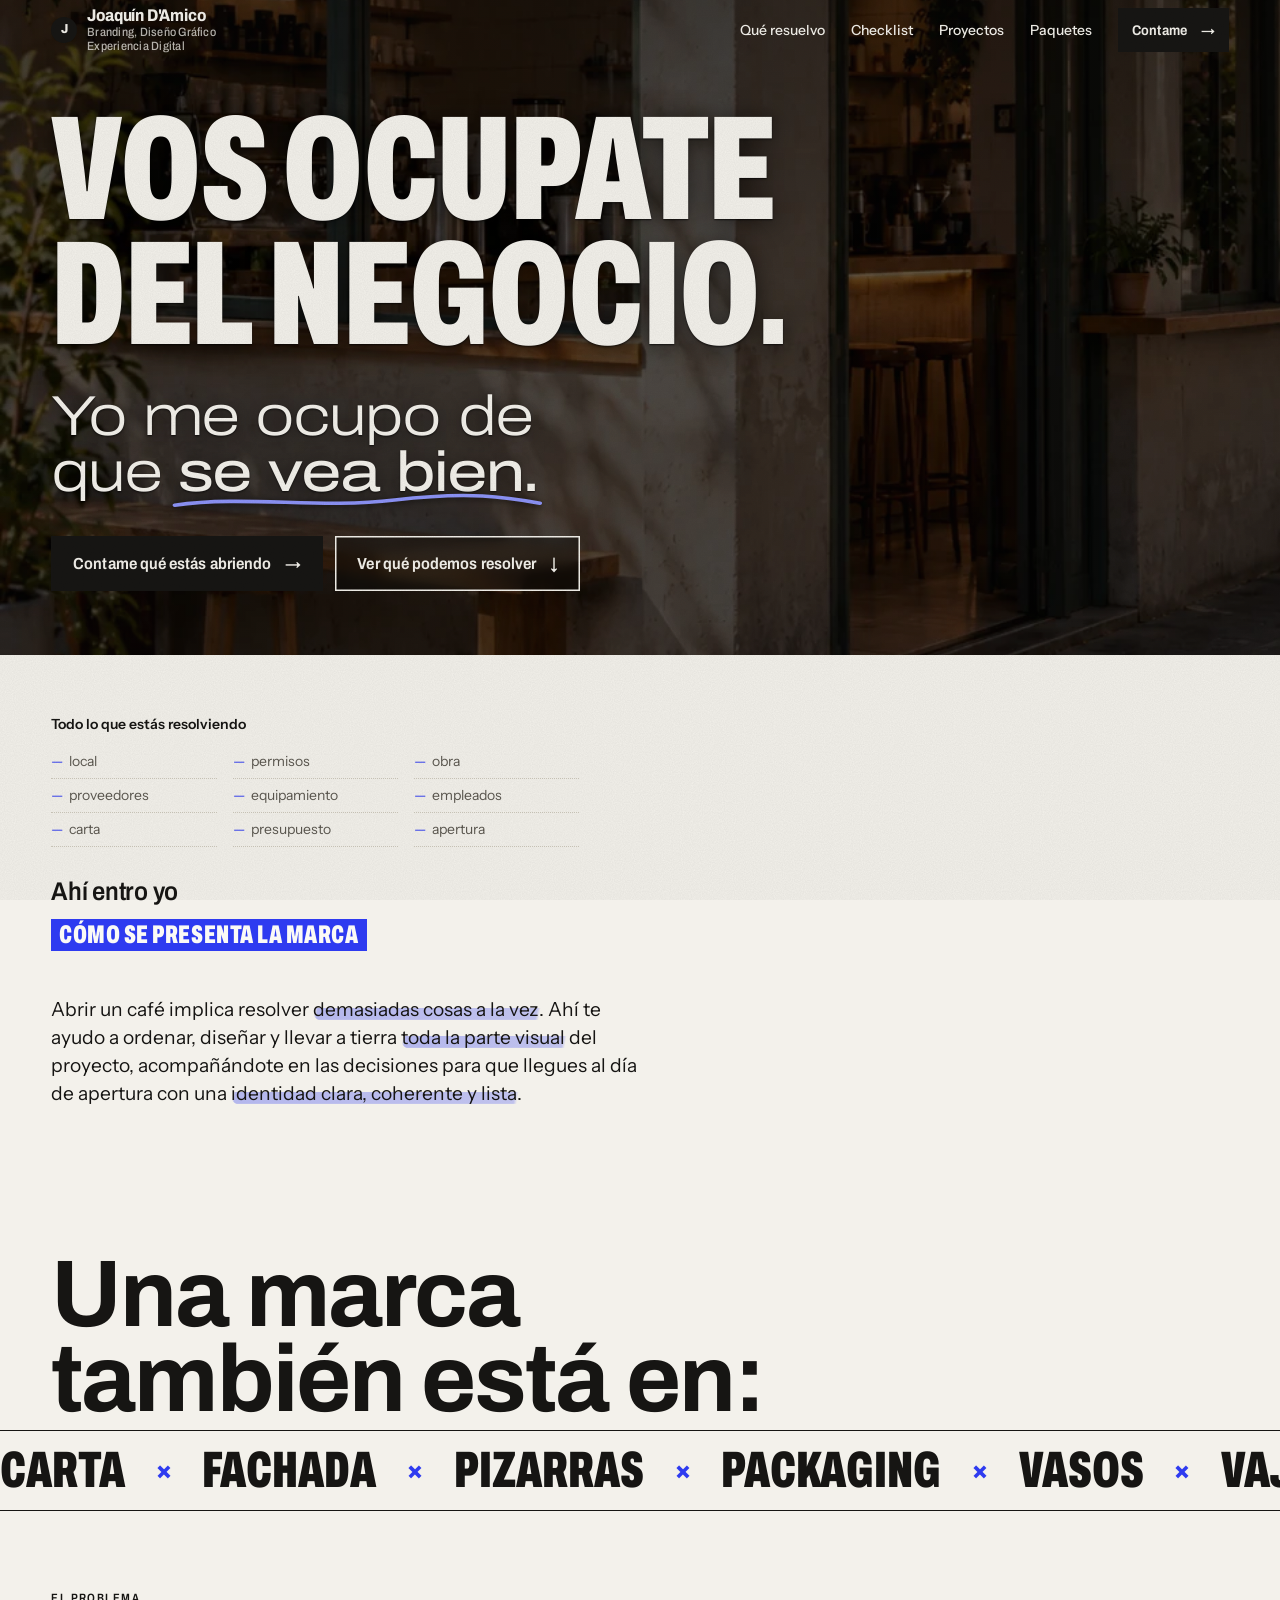
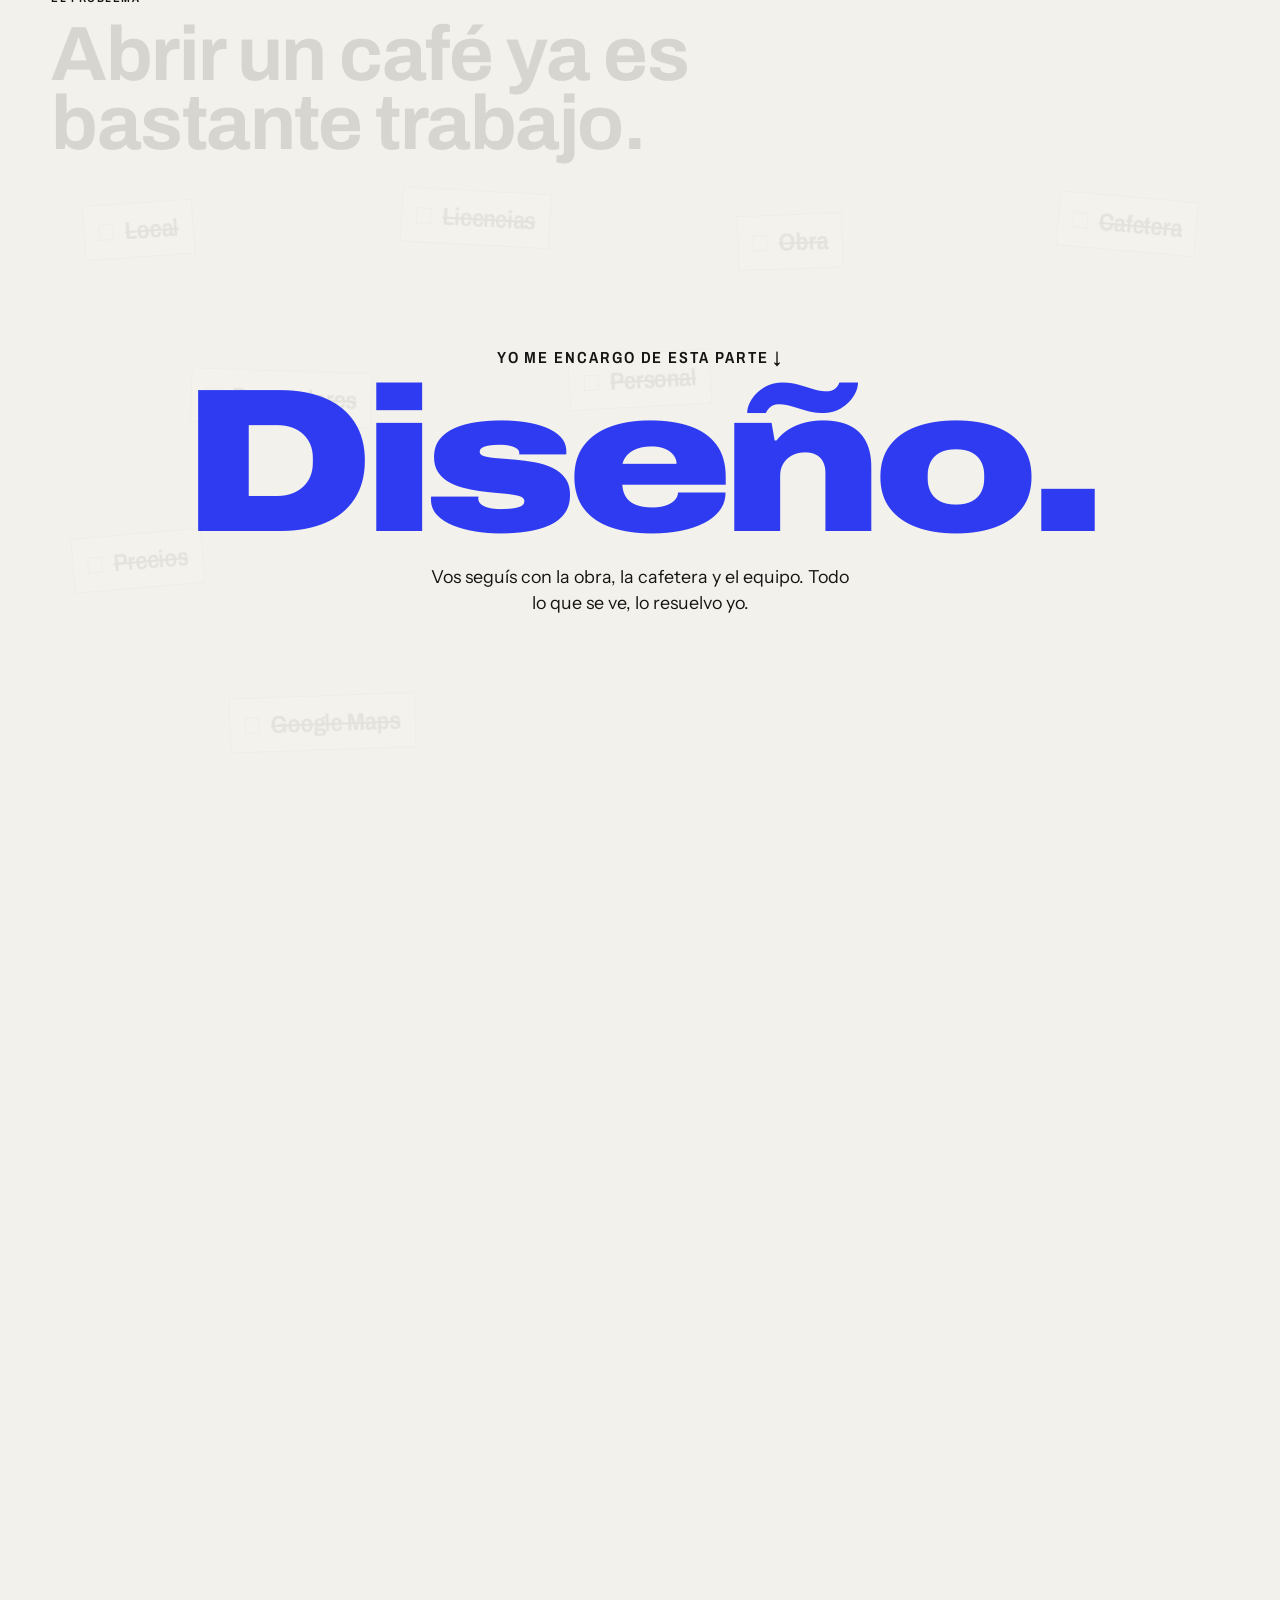
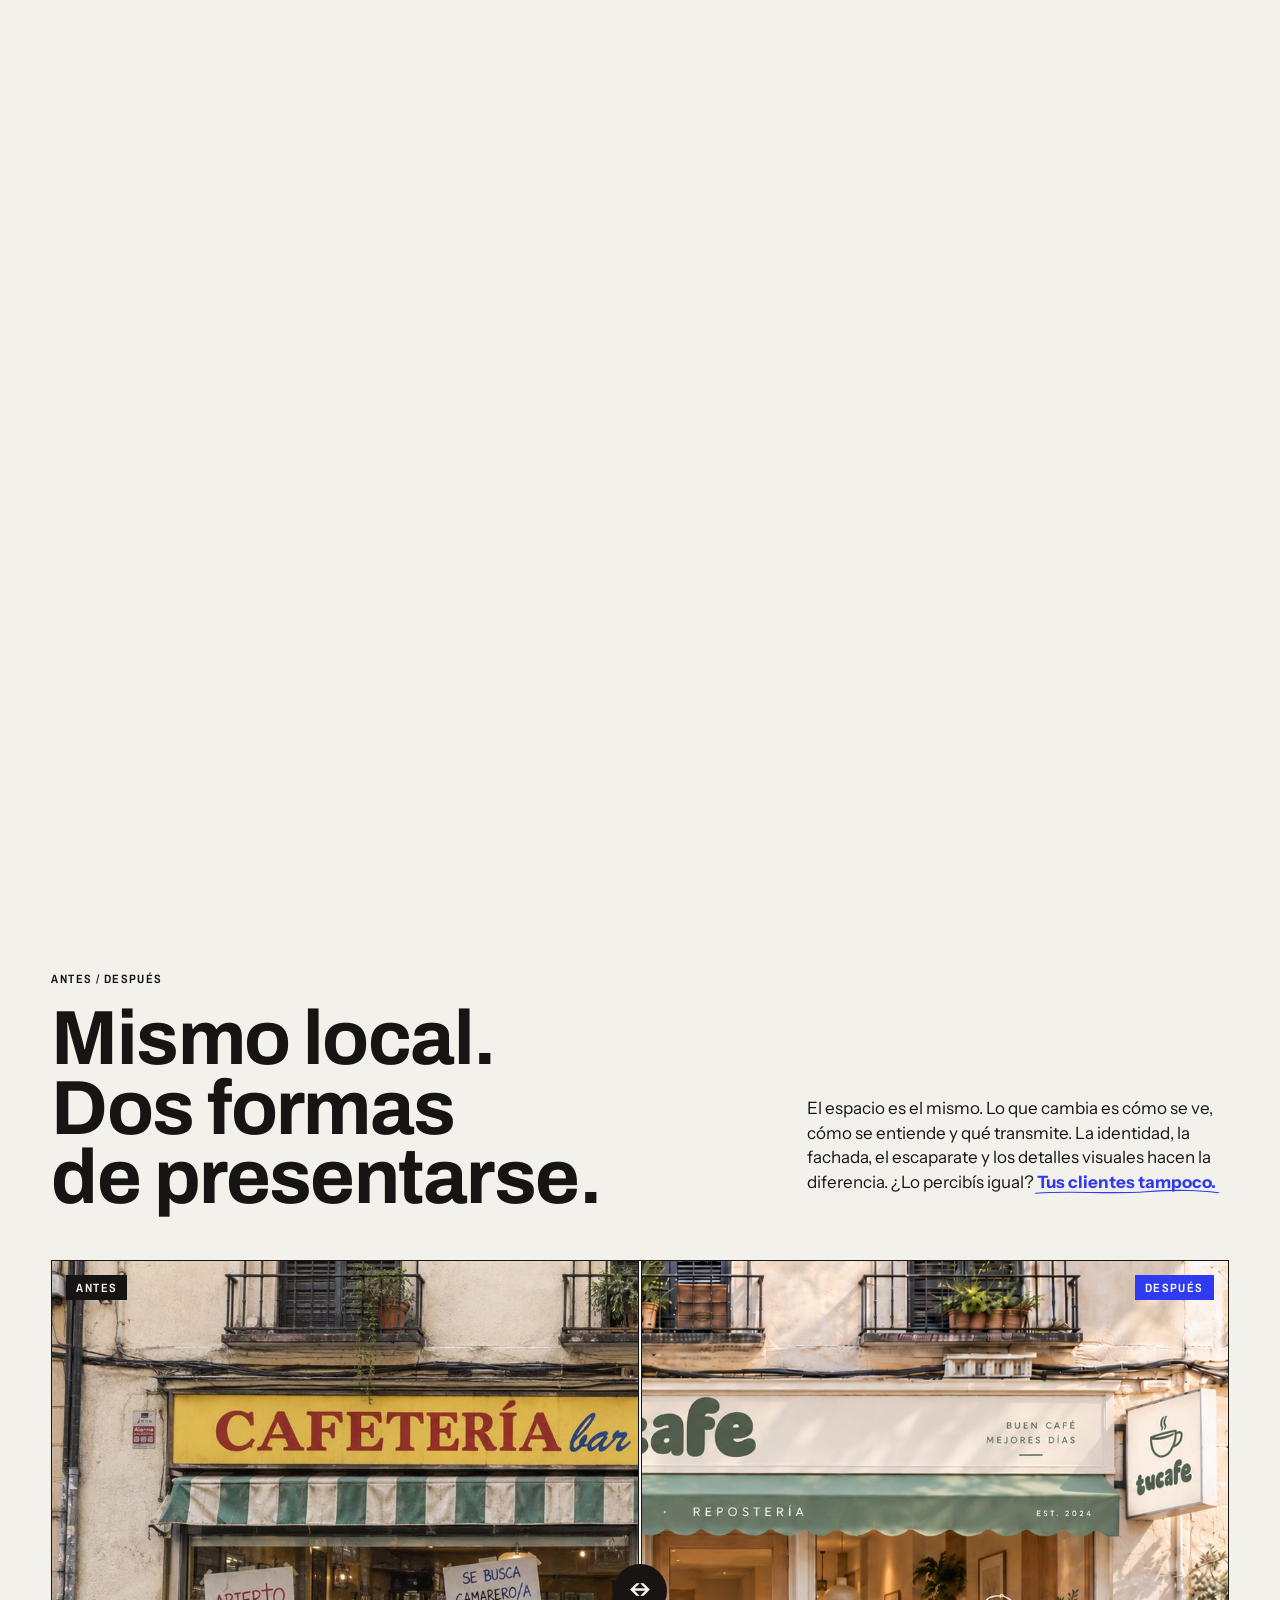
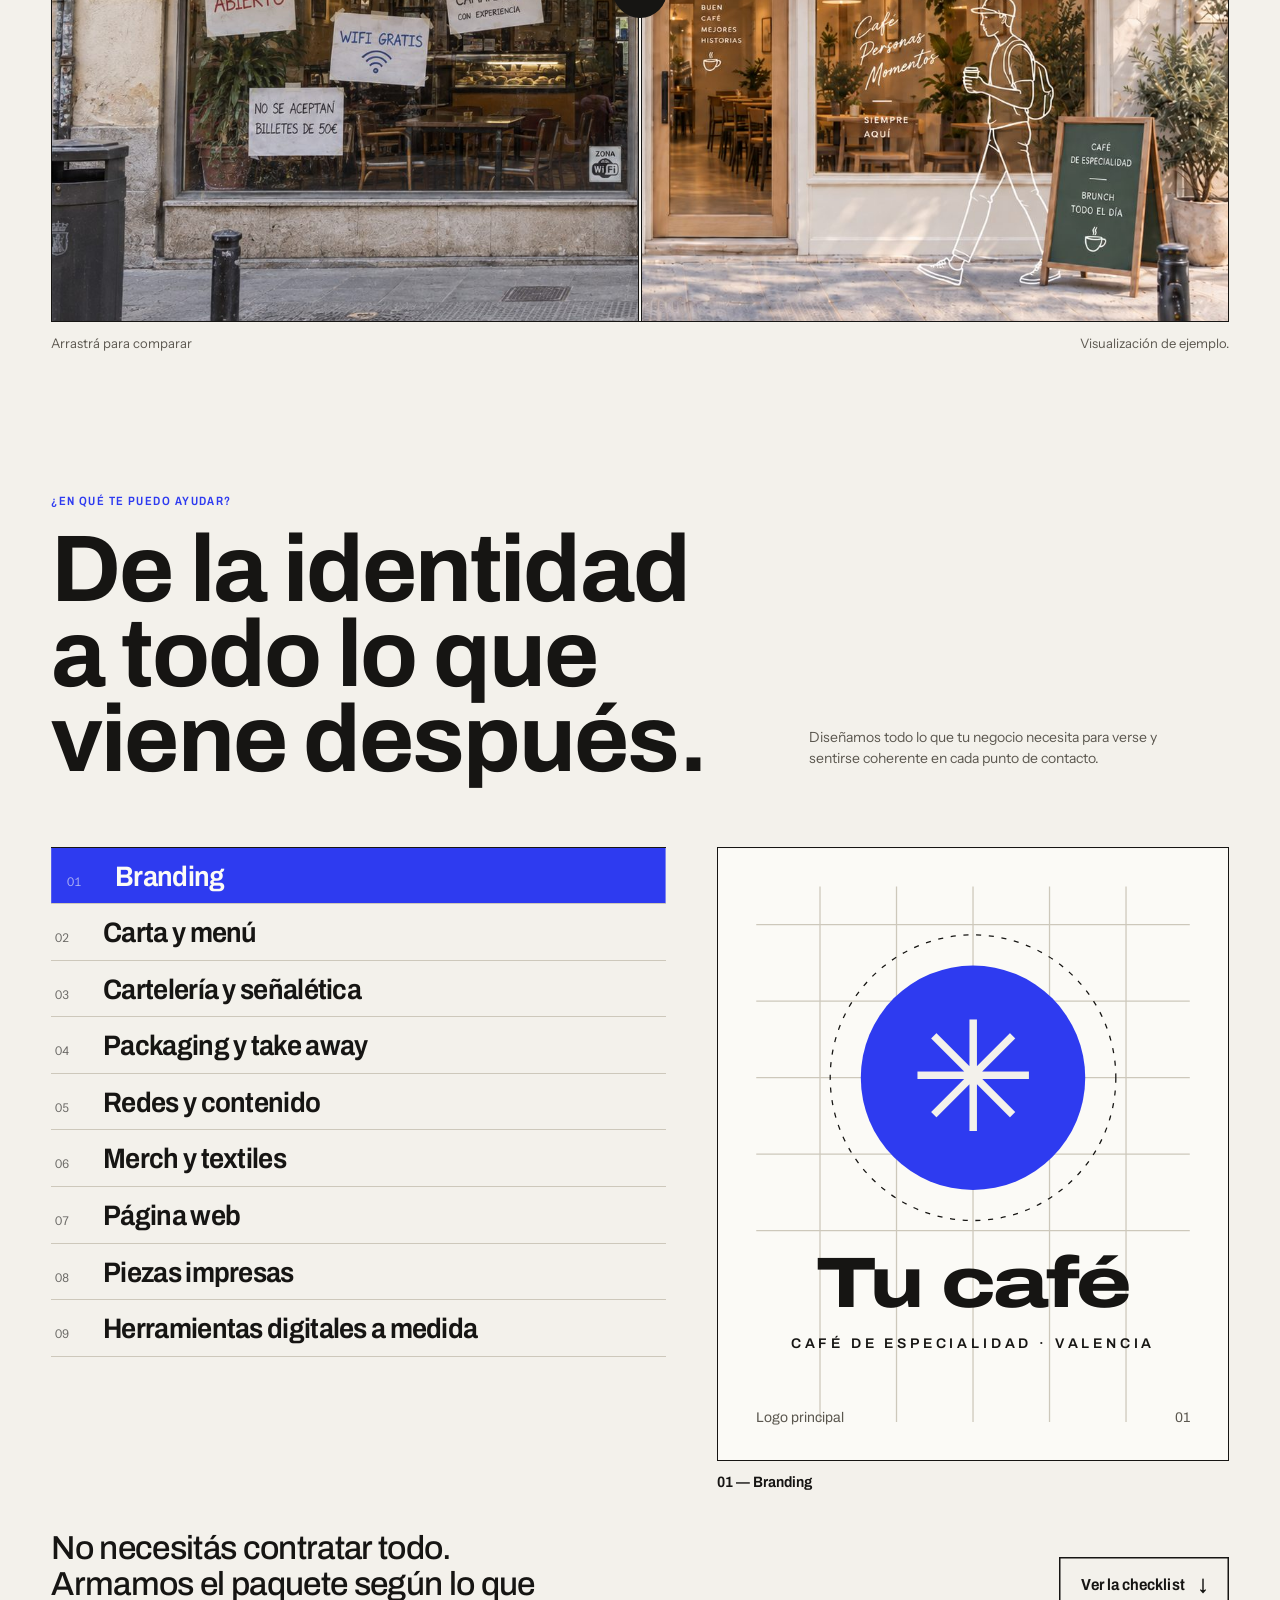
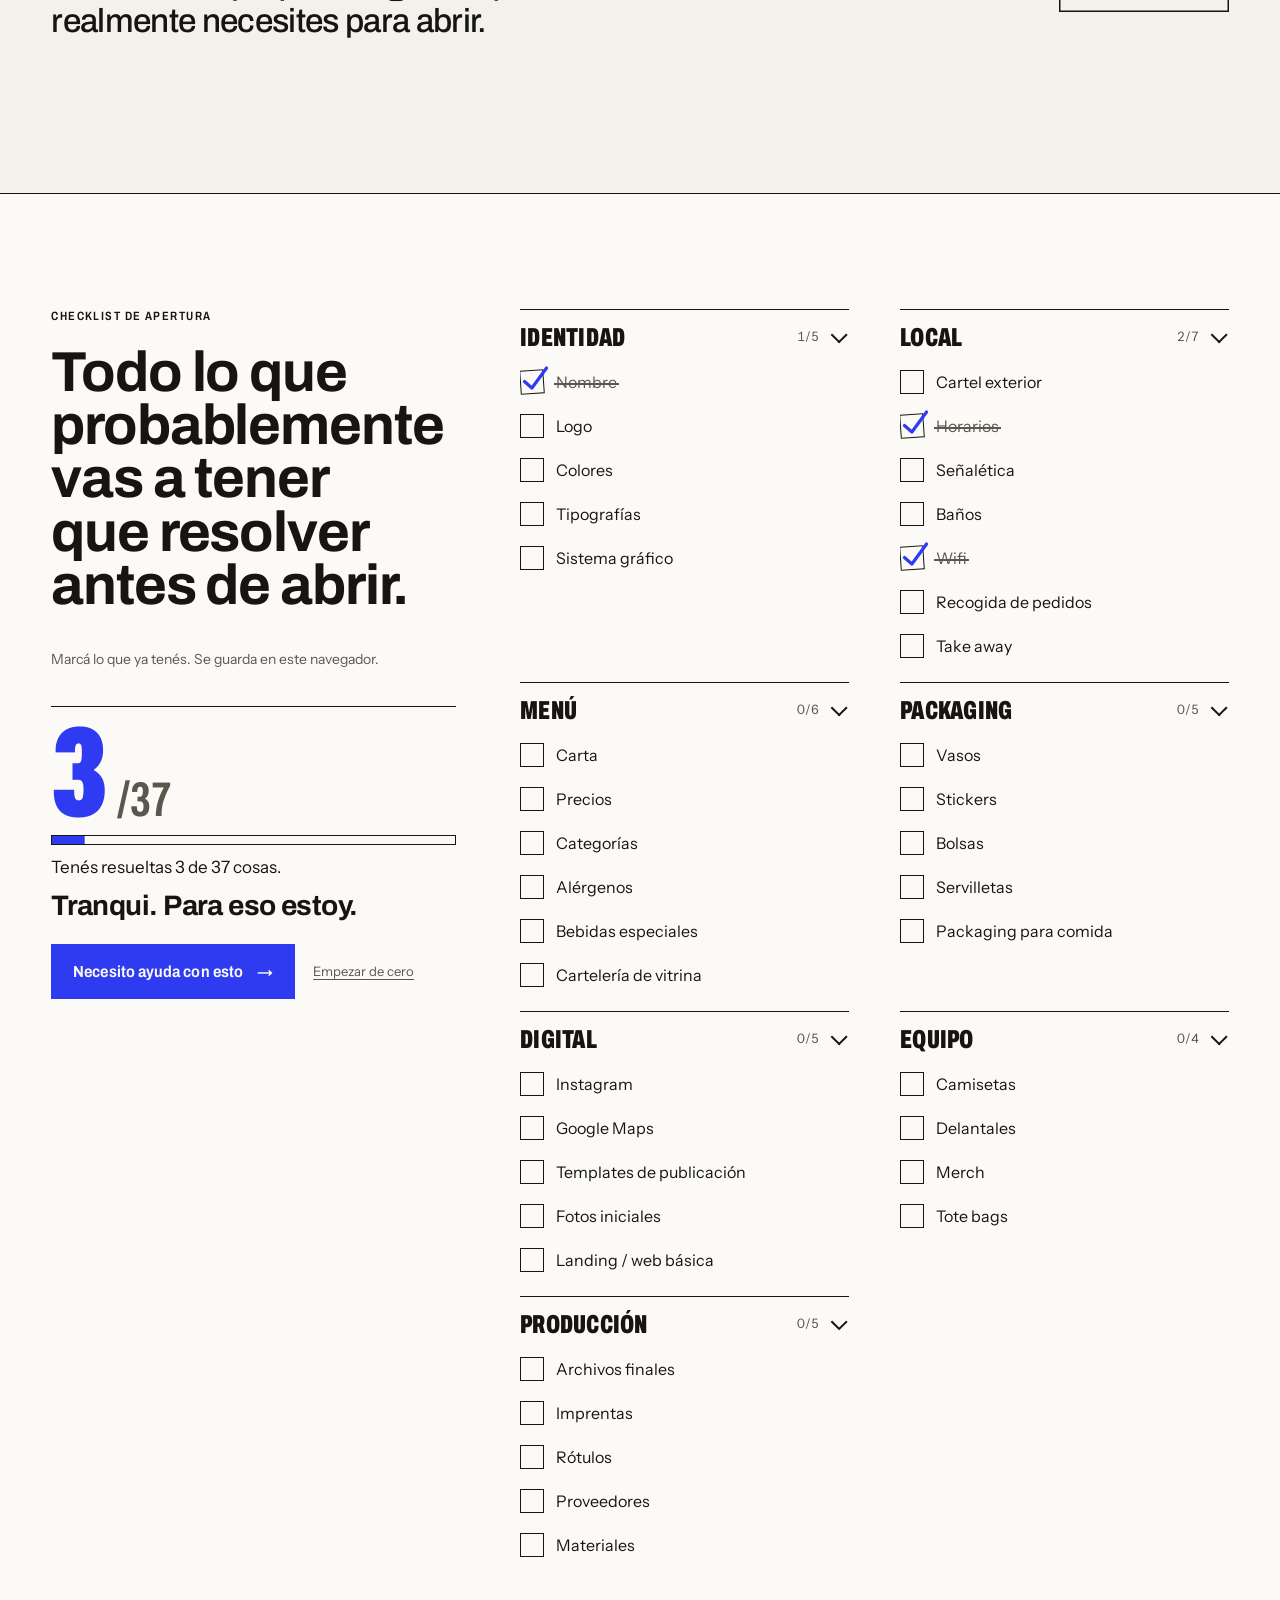
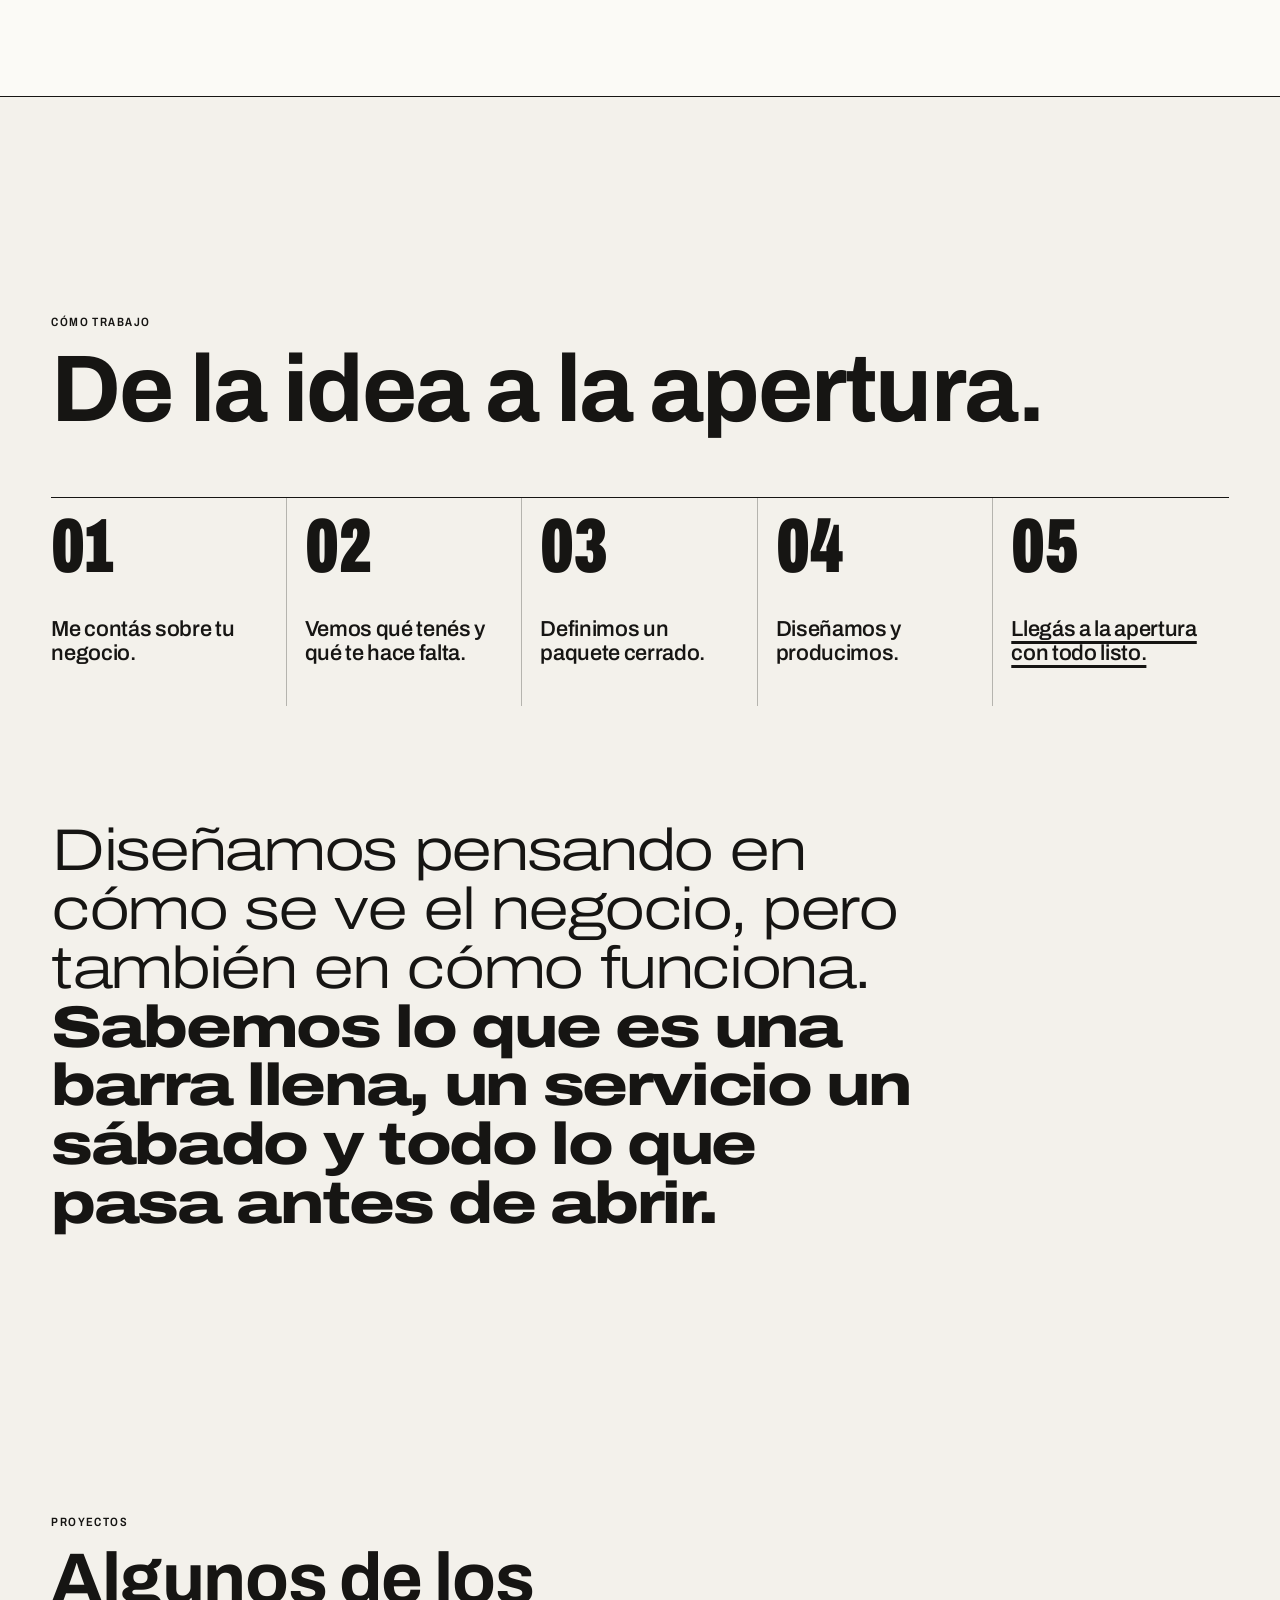
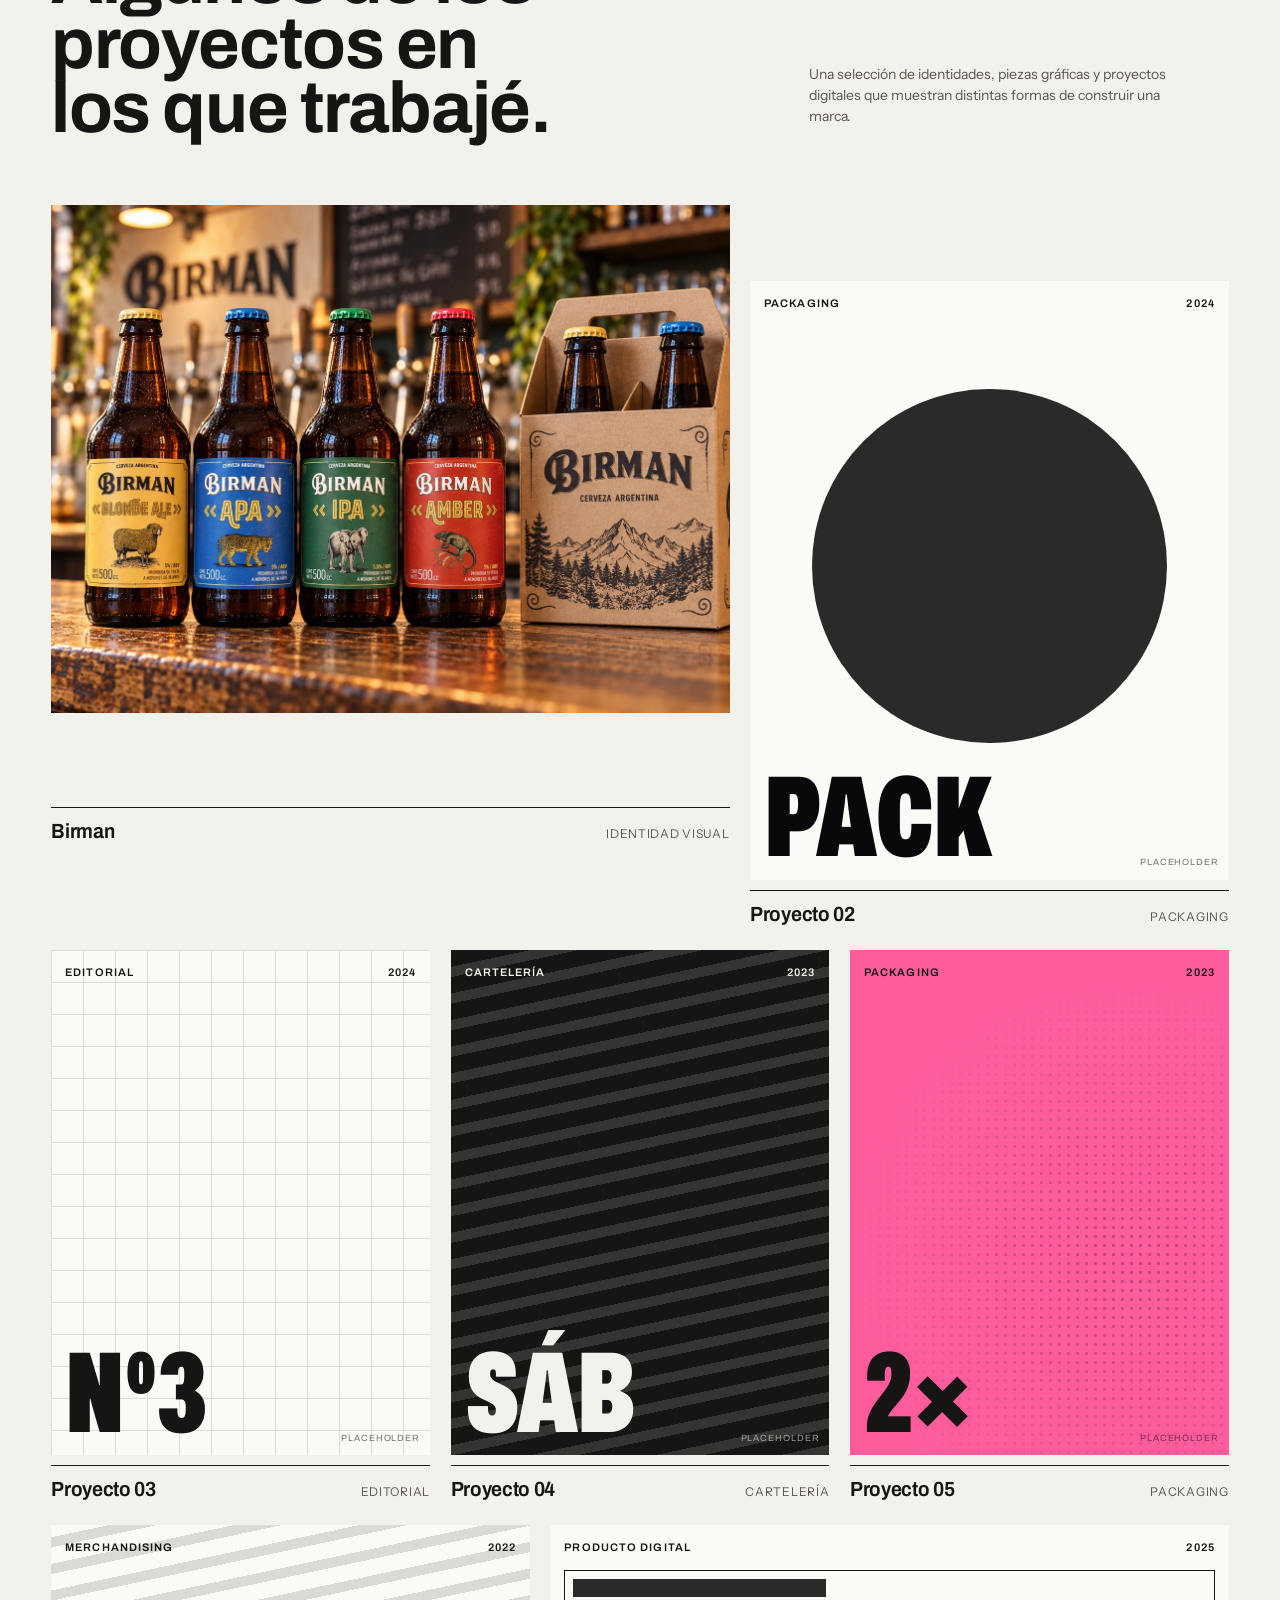
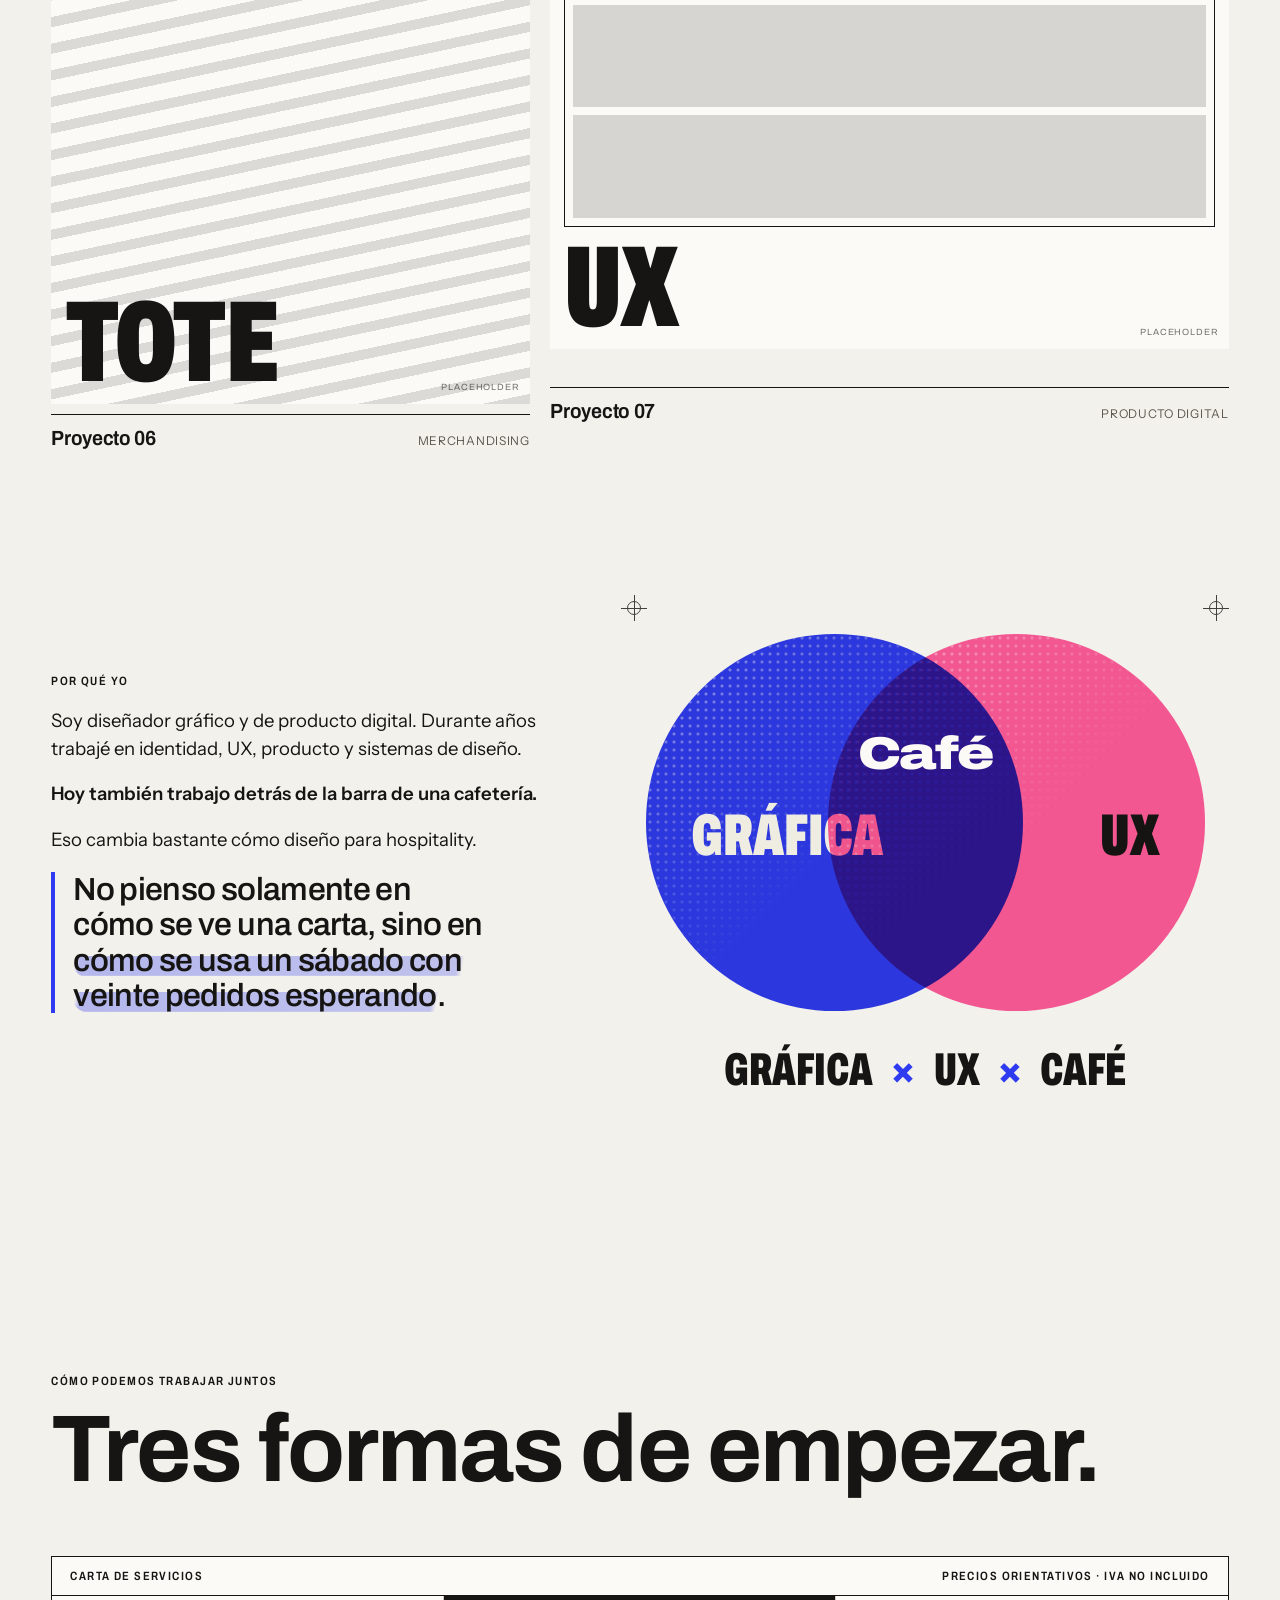
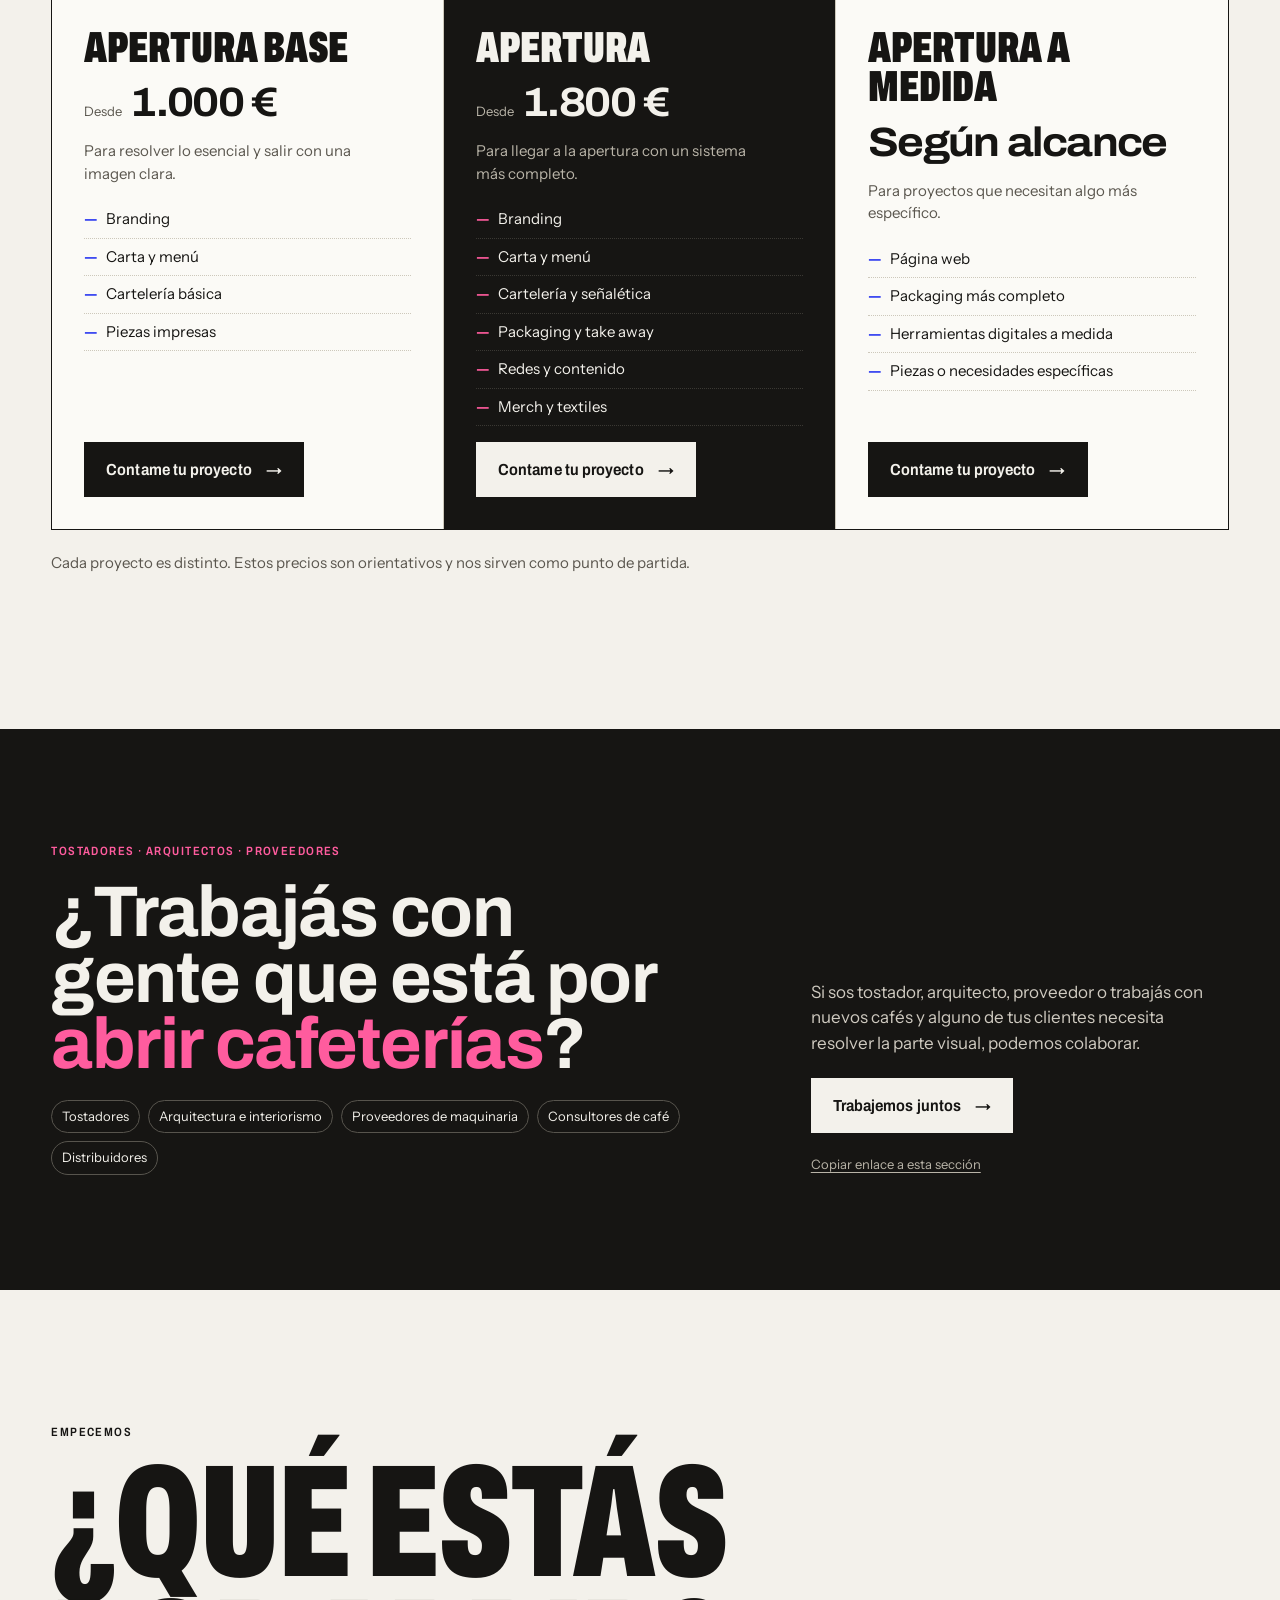
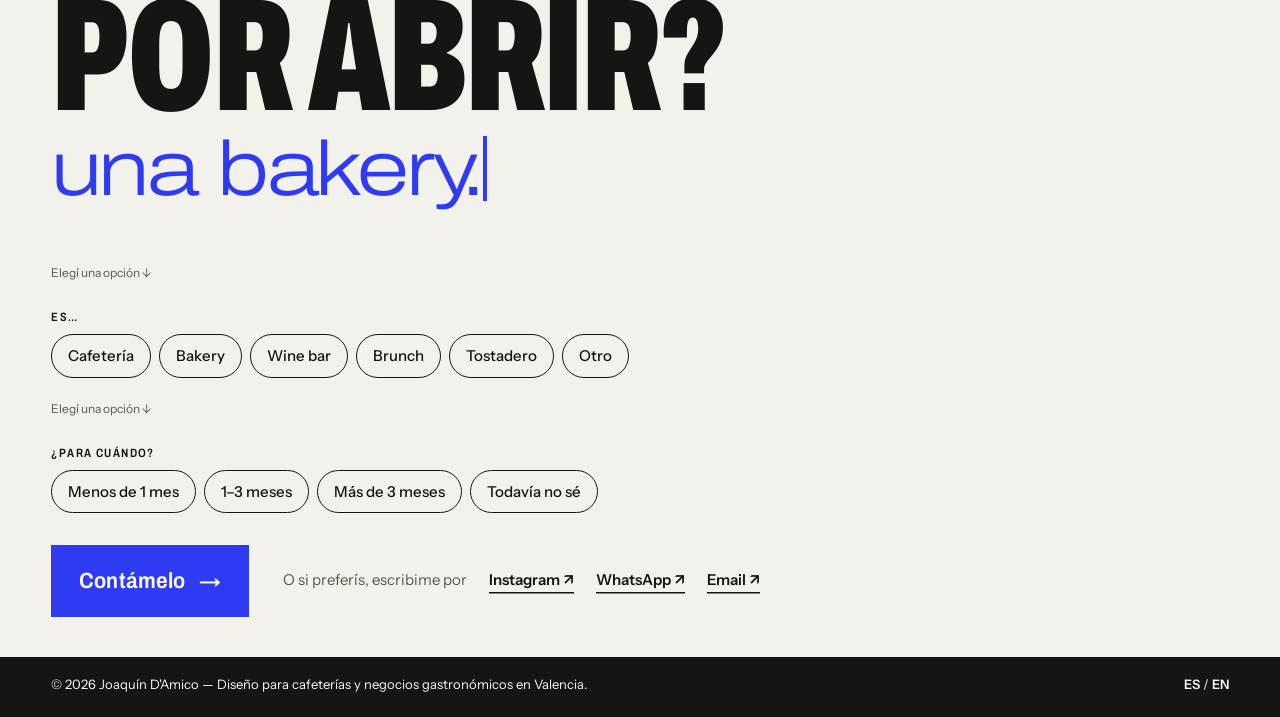
<file: index.html>
<!doctype html>
<html lang="es">
<head>
<meta charset="utf-8">
<meta name="viewport" content="width=device-width, initial-scale=1, viewport-fit=cover">
<title>Diseño para cafeterías en Valencia — Joaquín D'Amico</title>
<meta name="description" content="Diseño gráfico para abrir tu cafetería en Valencia: identidad, carta, señalética, packaging, redes y archivos para imprenta. Branding para coffee shops, bakeries y wine bars.">
<meta name="keywords" content="diseño para cafeterías, branding cafetería, diseño coffee shop, branding gastronómico, diseño menú cafetería, diseño para apertura cafetería, Valencia">
<meta property="og:title" content="Vos ocupate de abrir la cafetería. Yo me ocupo de que todo lo demás se vea bien.">
<meta property="og:description" content="Diseño gráfico + experiencia + hospitality. Identidad, carta, señalética y packaging para abrir tu café en Valencia.">
<meta property="og:type" content="website">
<meta property="og:locale" content="es_ES">
<!-- TODO: cambiar por tu dominio real y crear una imagen 1200x630 en img/og.jpg -->
<link rel="canonical" href="https://tudominio.com/">
<meta property="og:url" content="https://tudominio.com/">
<meta property="og:image" content="https://tudominio.com/img/og.jpg">
<meta name="twitter:card" content="summary_large_image">
<meta name="theme-color" content="#F3F1EB">
<link rel="icon" href="data:image/svg+xml,<svg xmlns=%22http://www.w3.org/2000/svg%22 viewBox=%220 0 100 100%22><circle cx=%2250%22 cy=%2250%22 r=%2248%22 fill=%22%23161513%22/><text x=%2250%22 y=%2270%22 font-family=%22Georgia,serif%22 font-weight=%22700%22 font-size=%2260%22 text-anchor=%22middle%22 fill=%22%23F3F1EB%22>J</text></svg>">
<link rel="preconnect" href="https://fonts.googleapis.com">
<link rel="preconnect" href="https://fonts.gstatic.com" crossorigin>
<link rel="stylesheet" href="https://fonts.googleapis.com/css2?family=Archivo:wdth,wght@62..125,300..900&family=Instrument+Sans:ital,wght@0,400..700;1,400&display=swap">
<link rel="stylesheet" href="css/styles.css">
</head>
<body>
<div id="app">
  <!-- Todo el contenido se genera desde CONTENT (más abajo). Para editar textos, precios, proyectos o contacto, cambiá ese objeto. -->
  <header class="site-head" id="head"></header>
  <main id="main"></main>
  <div class="preview" id="preview" aria-hidden="true"></div>
  <div class="toast" id="toast" role="status" aria-live="polite"></div>
</div>
<noscript><p style="padding:24px">Esta web necesita JavaScript. Escribime a hola@tudominio.com</p></noscript>
<script src="js/content.js"></script>
<script src="js/illustrations.js"></script>
<script src="js/main.js"></script>
</body>
</html>
</file>
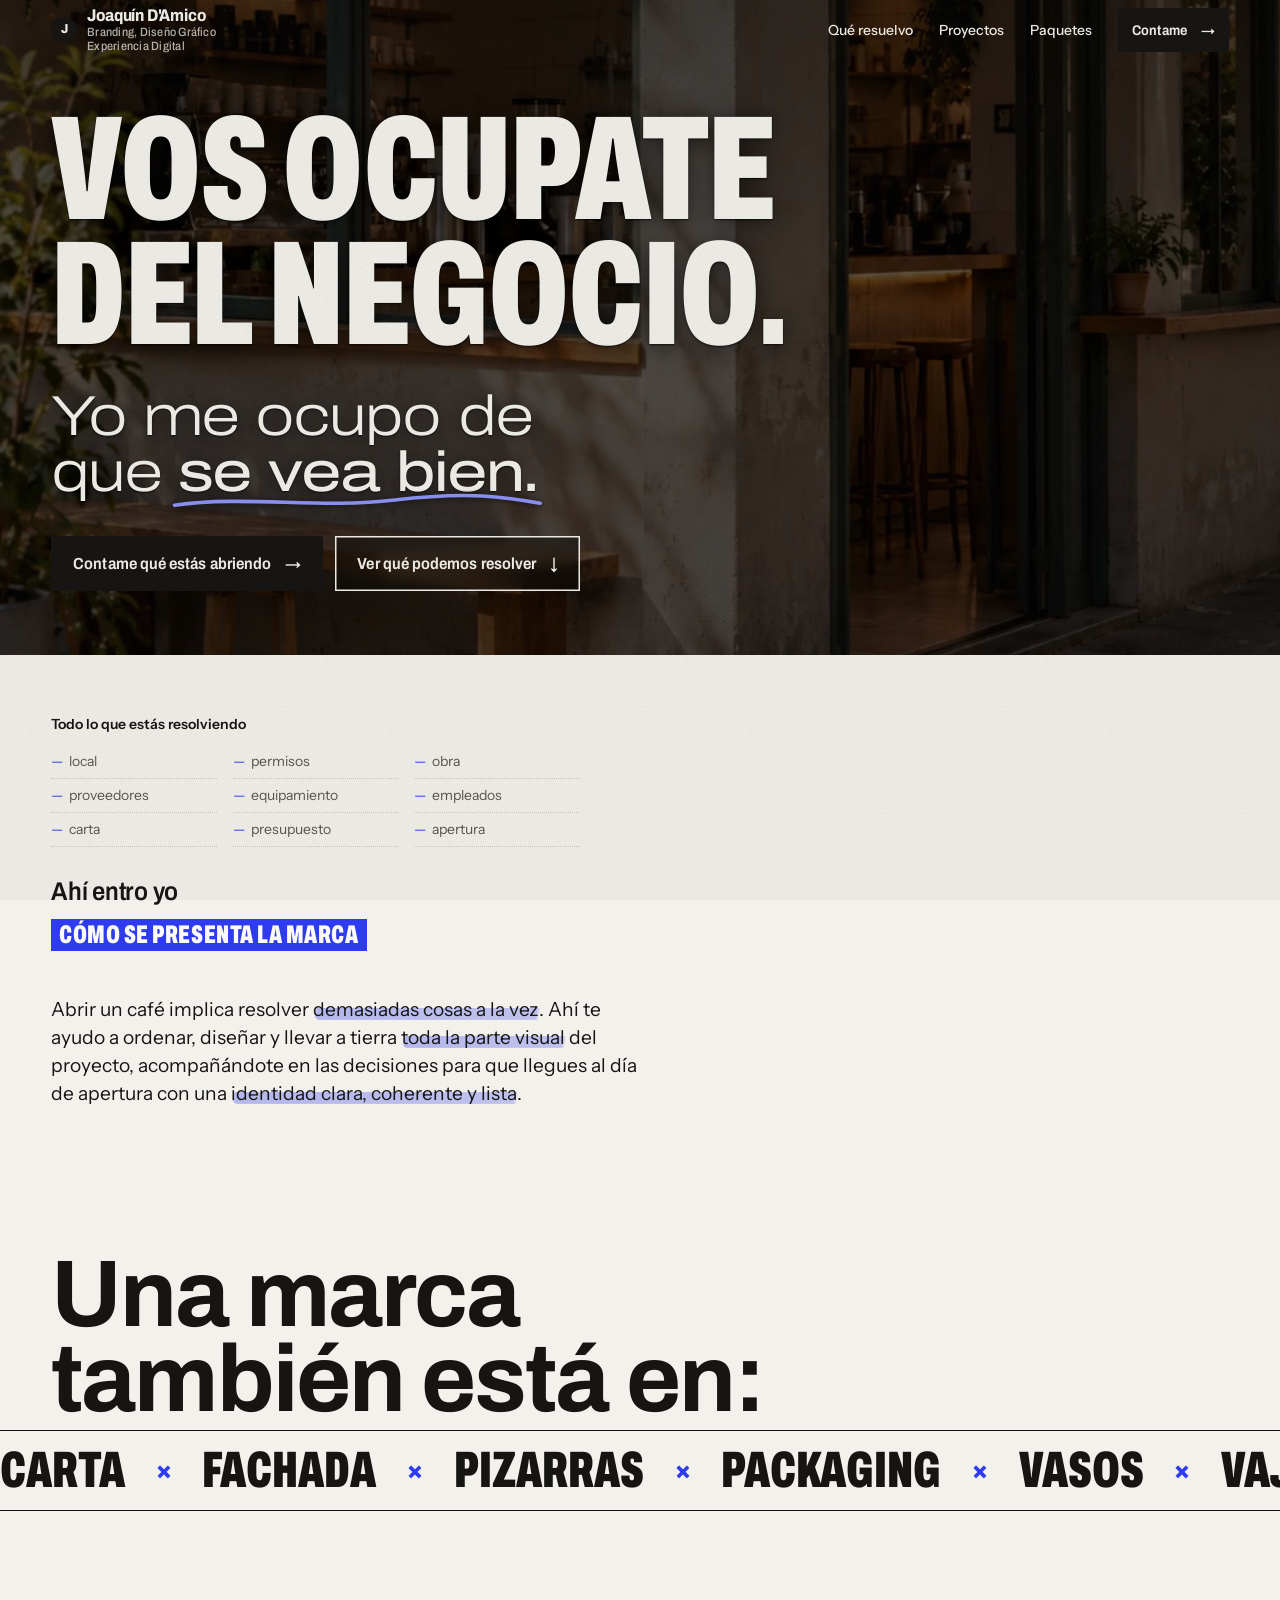
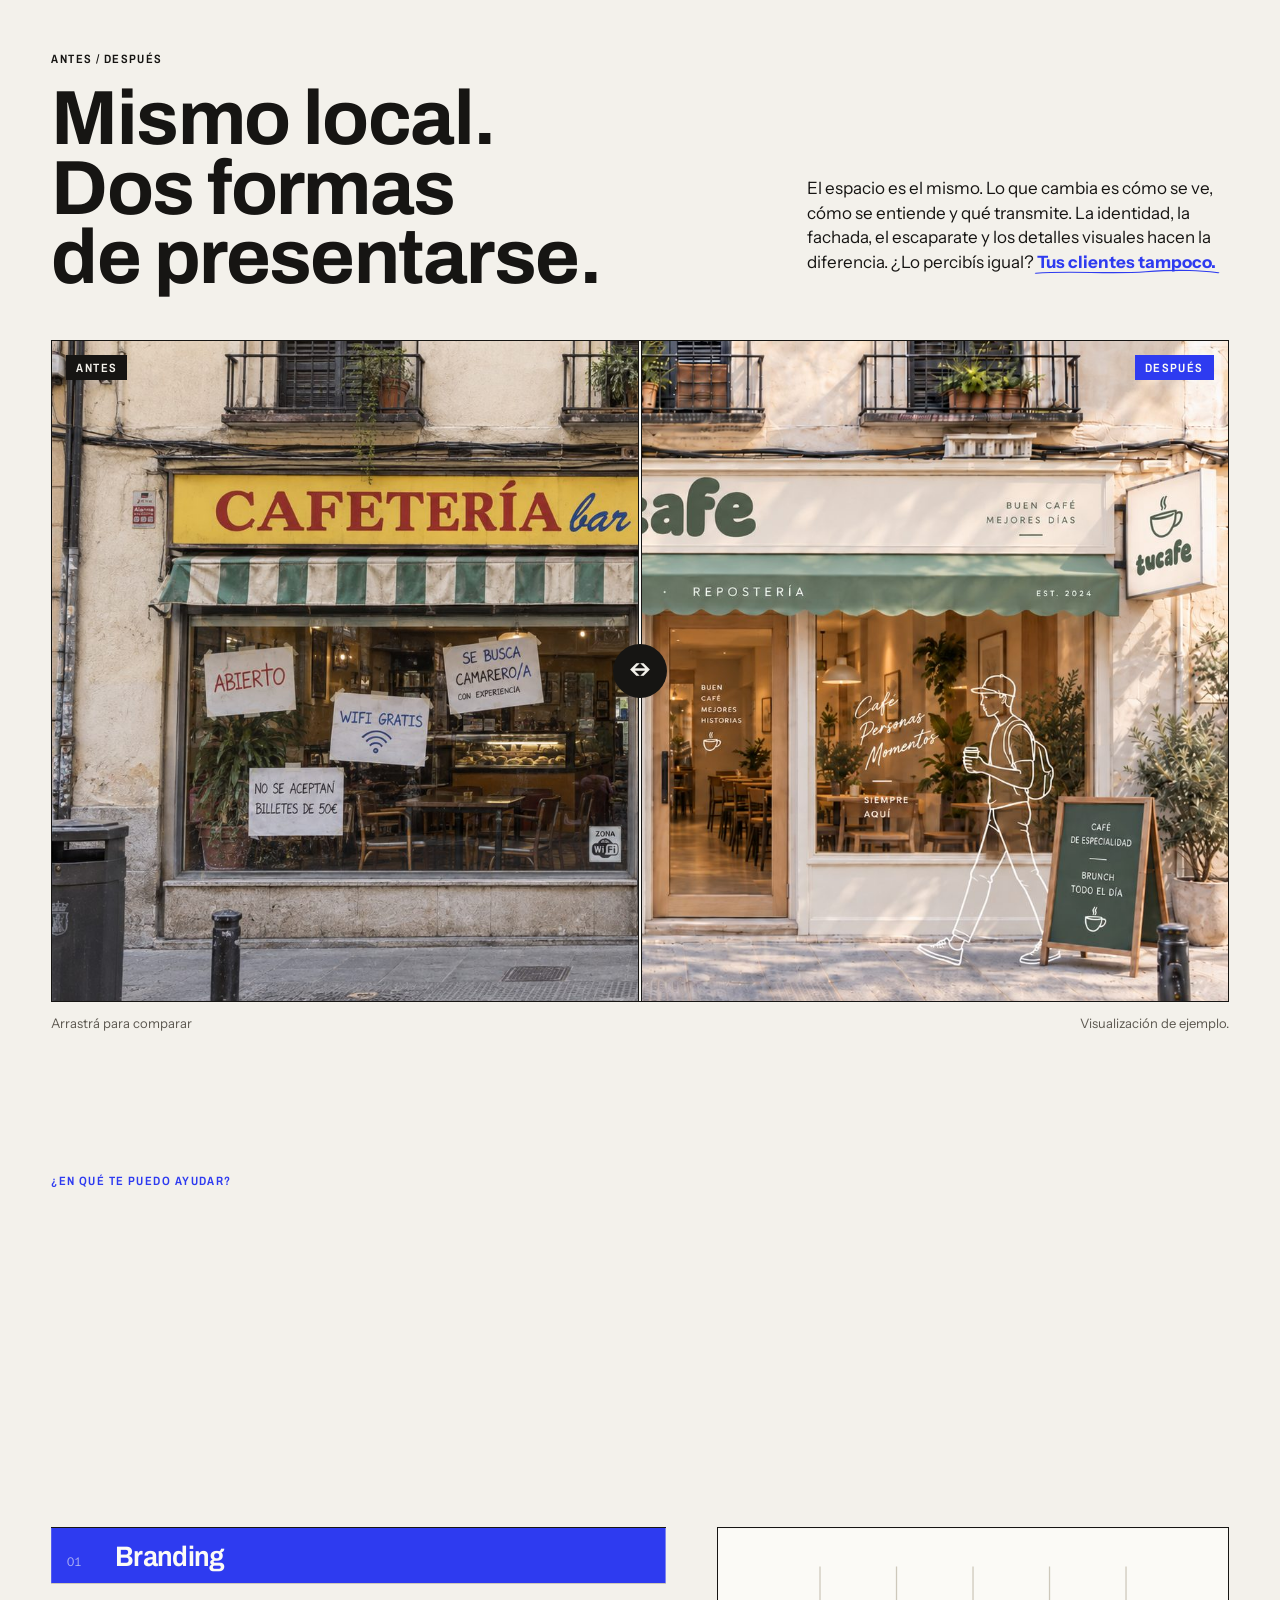
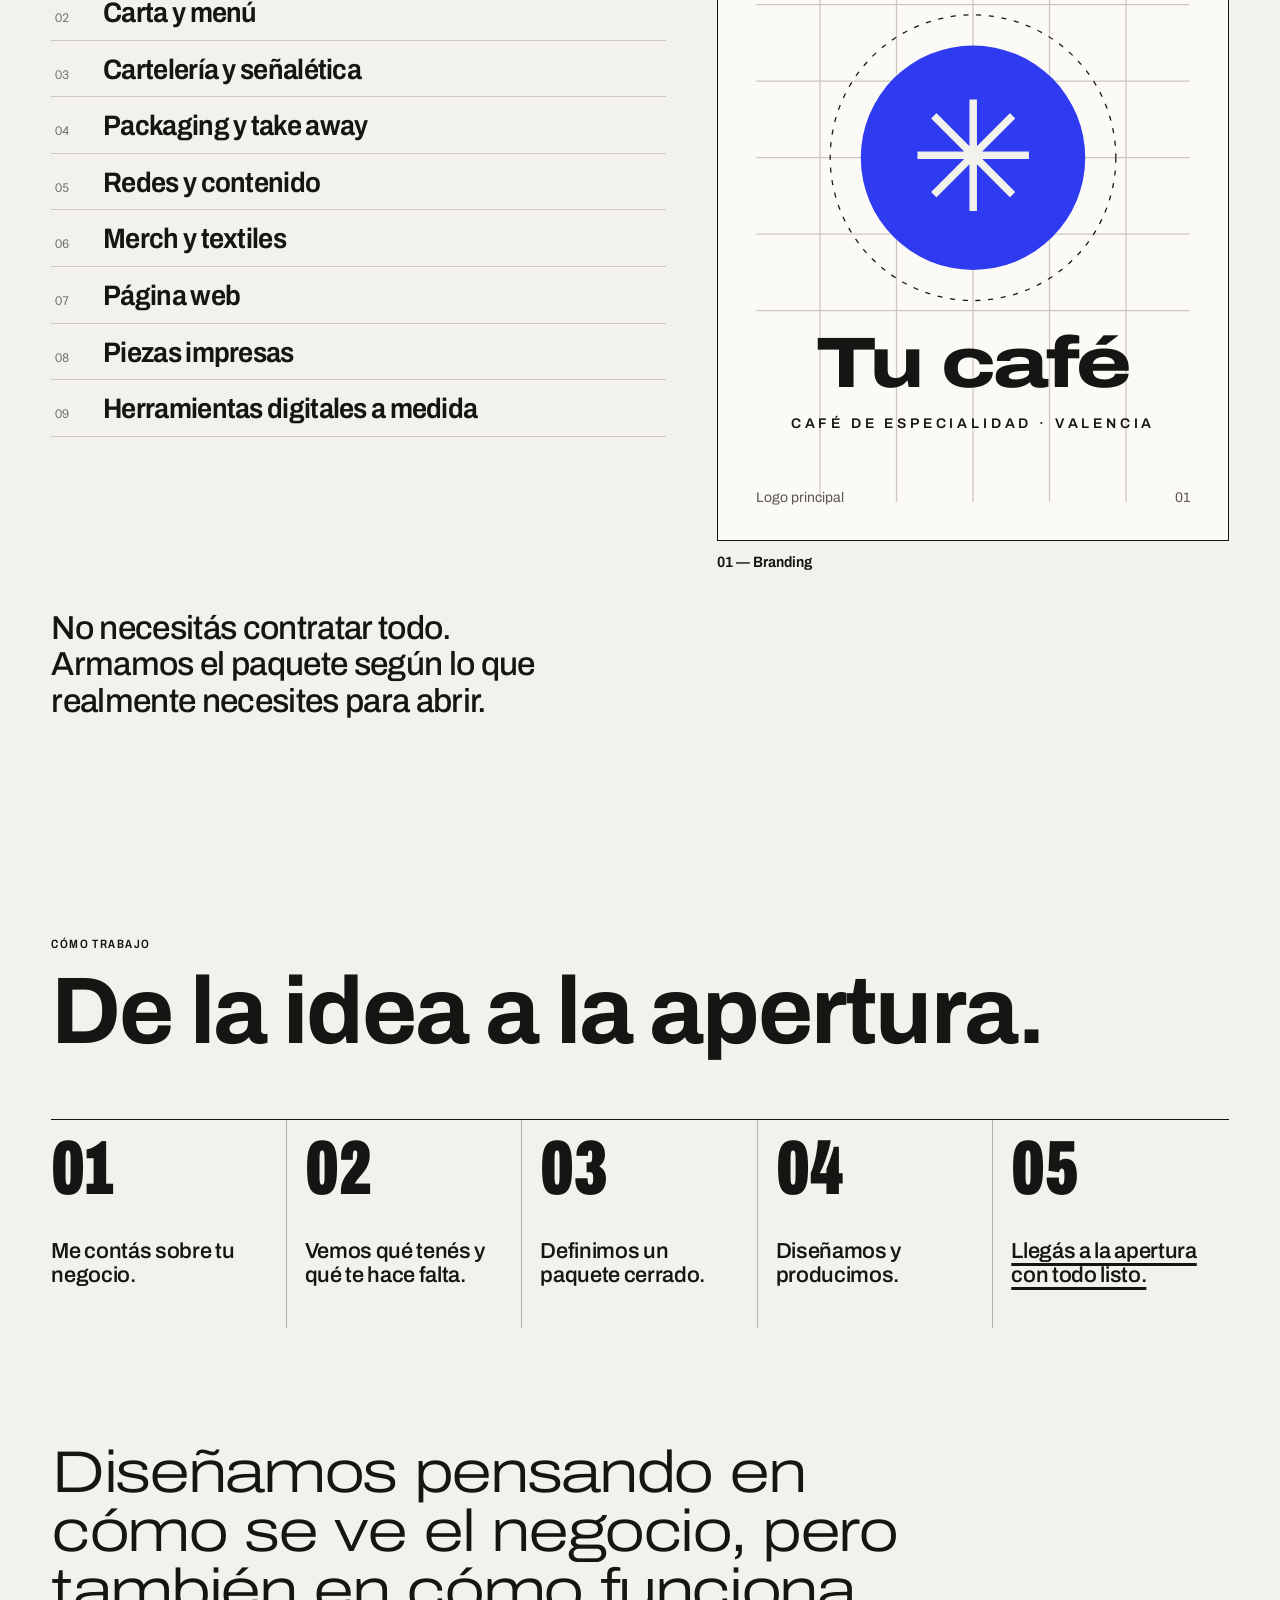
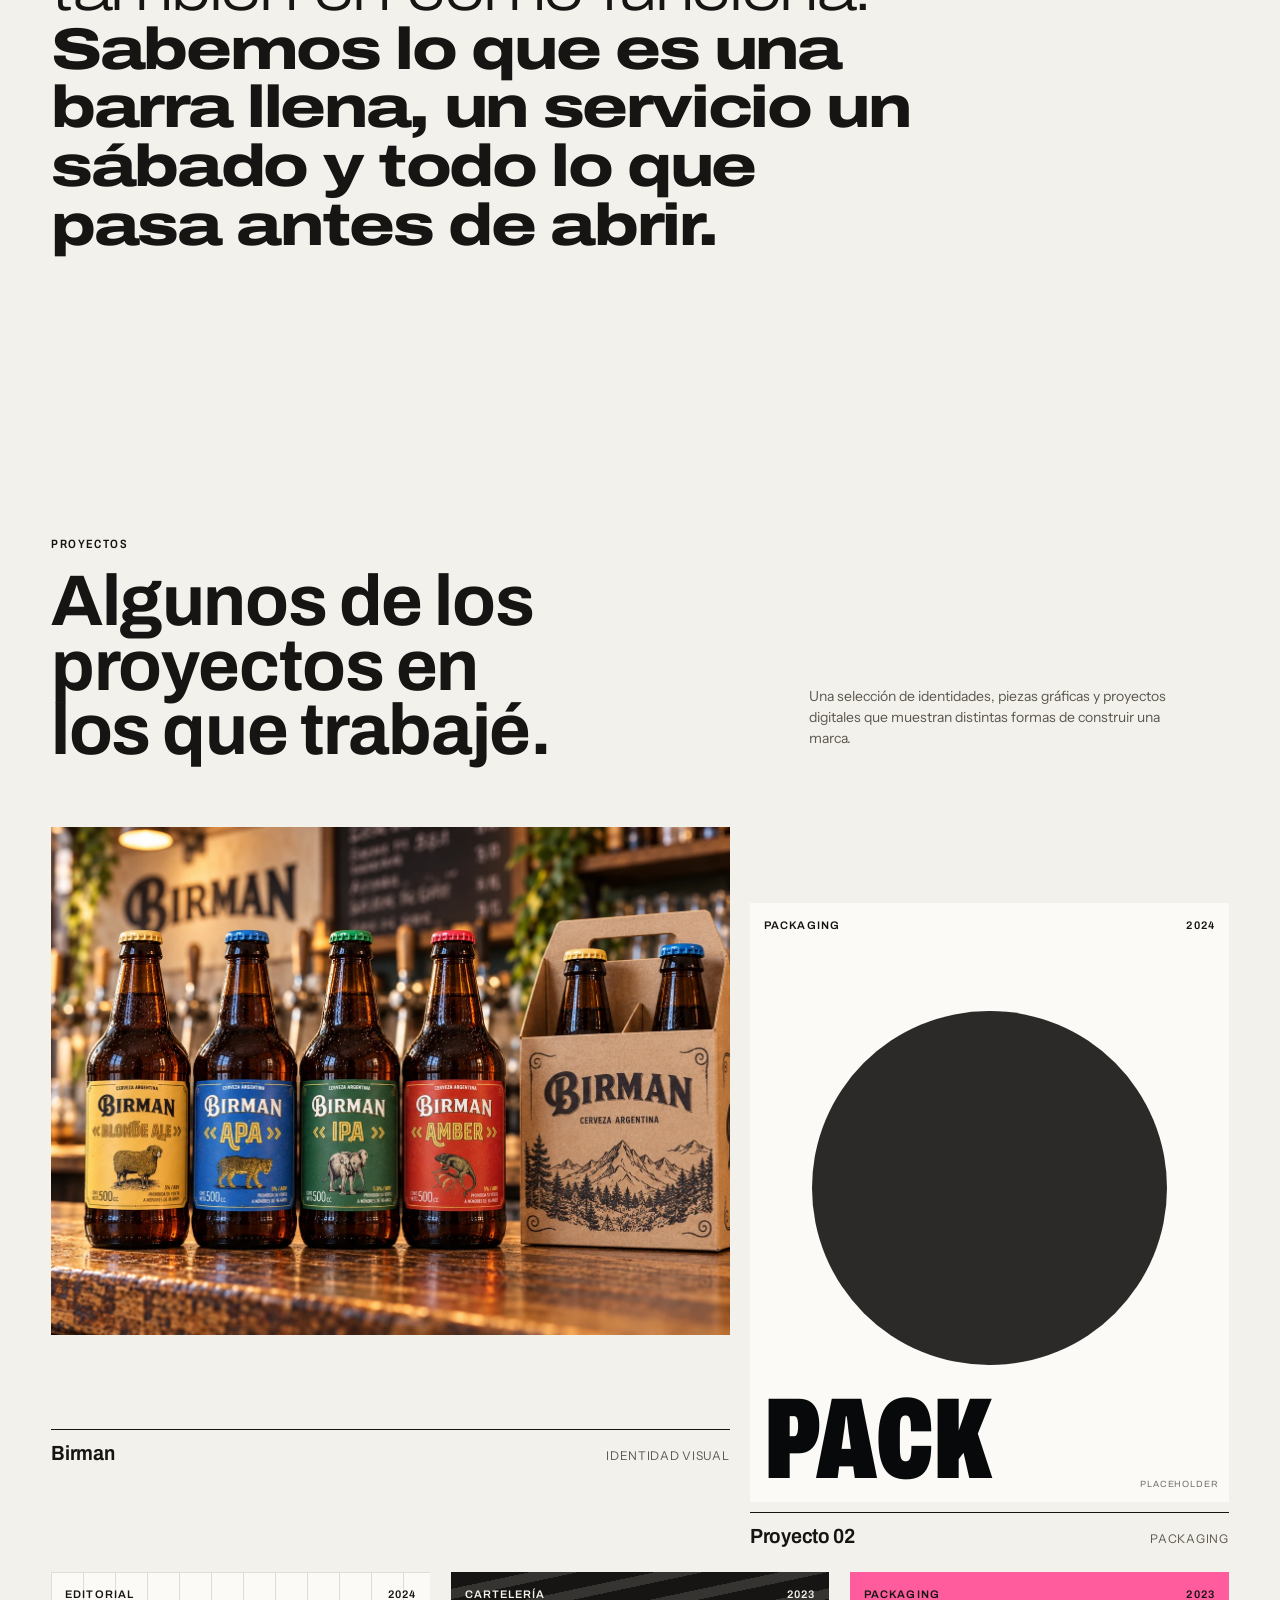
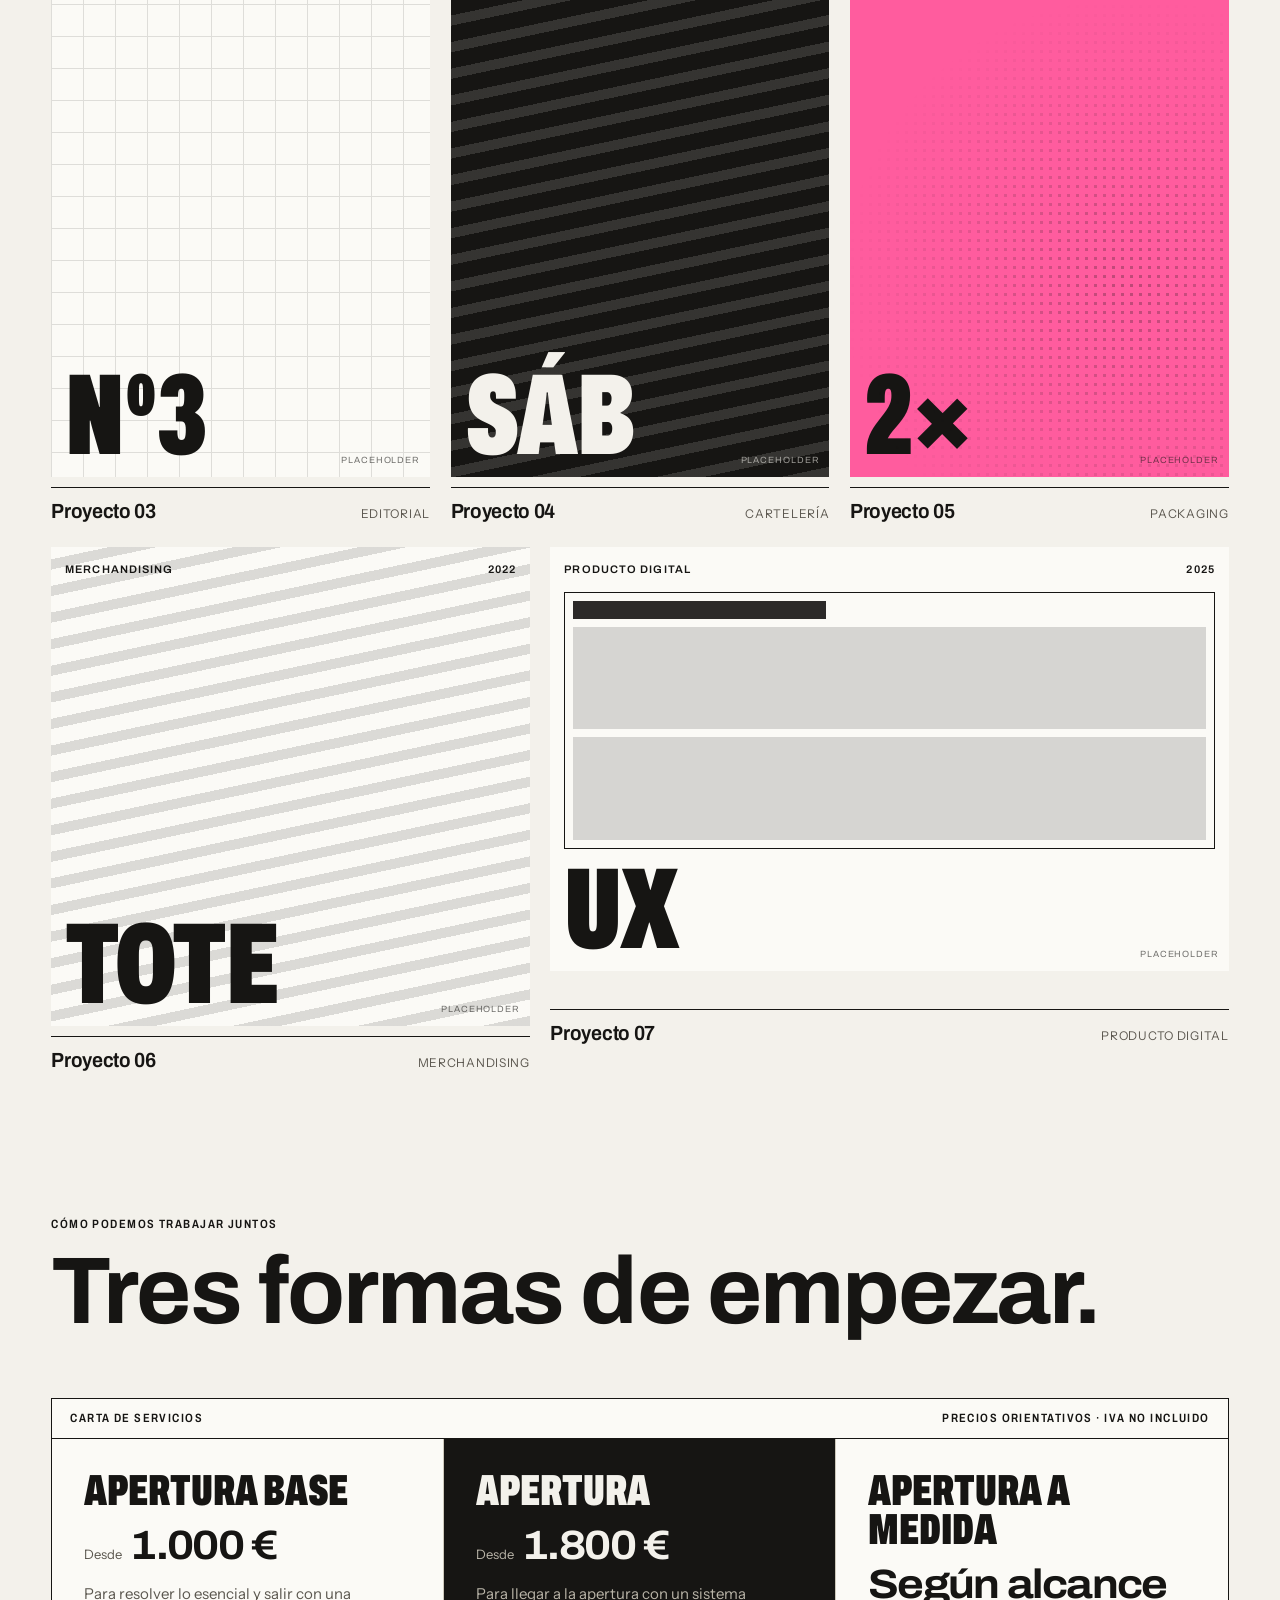
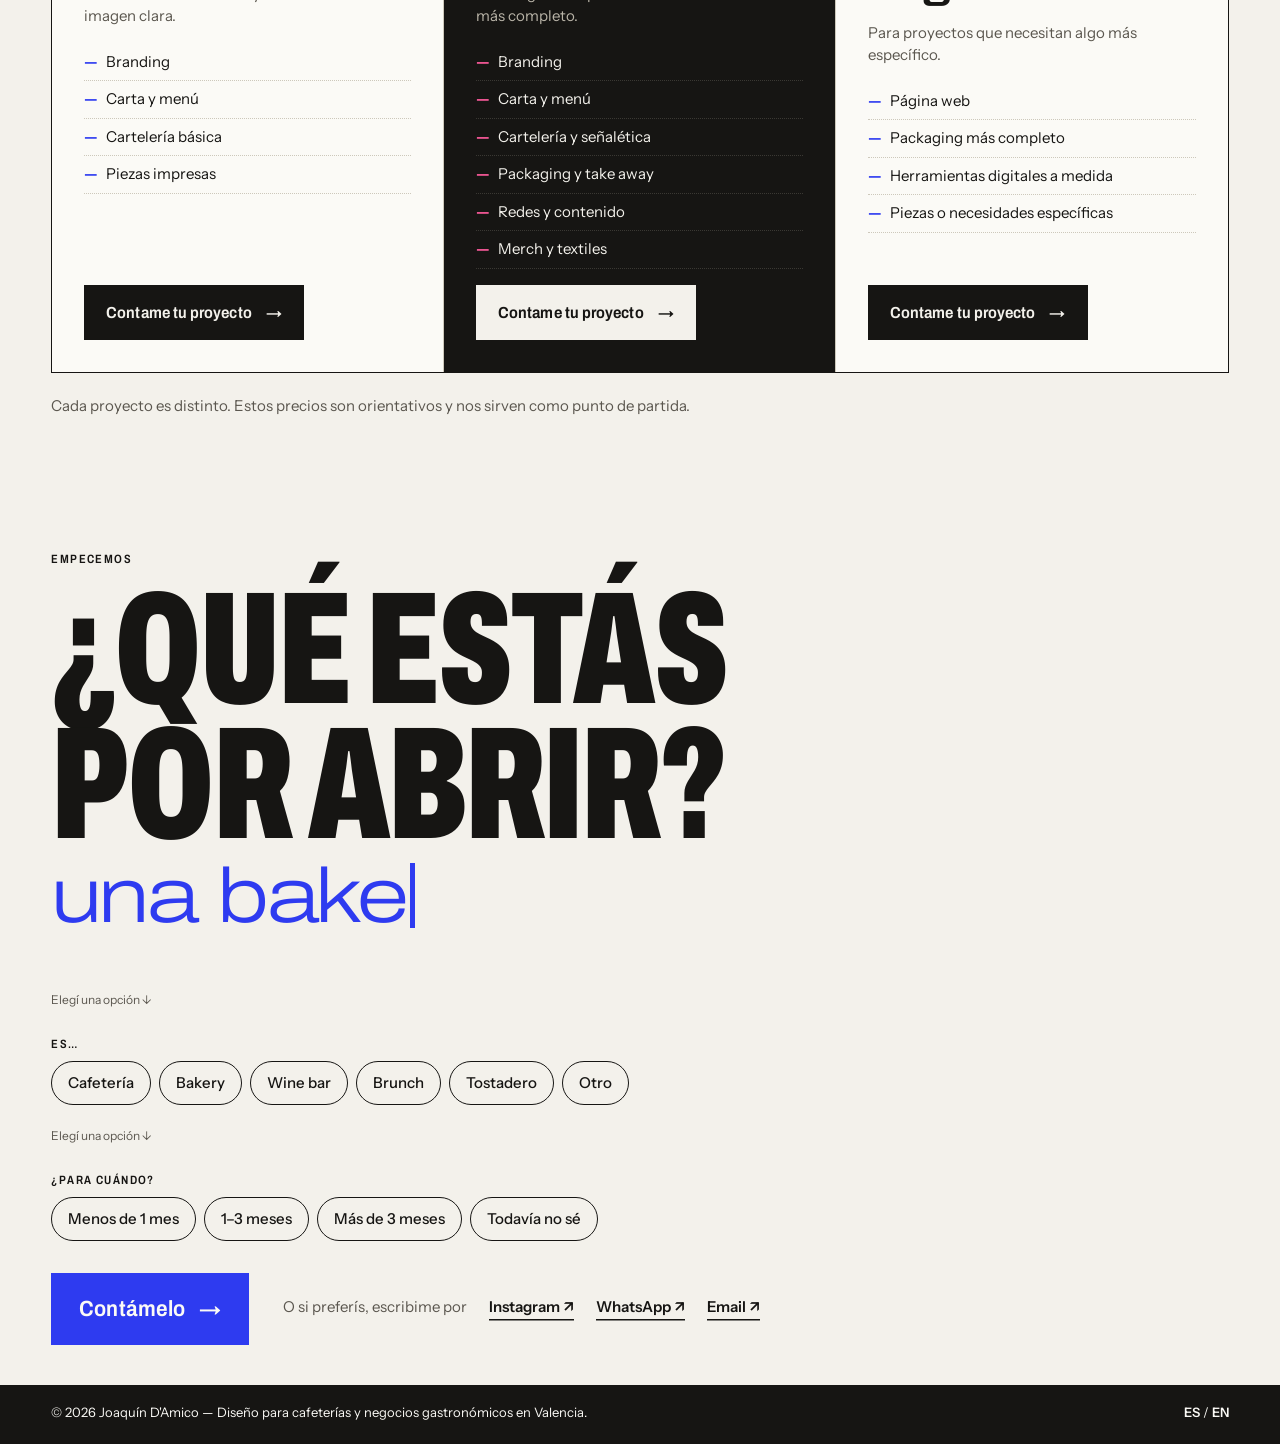
<file: corta/index.html>
<!doctype html>
<html lang="es">
<head>
<meta charset="utf-8">
<meta name="viewport" content="width=device-width, initial-scale=1, viewport-fit=cover">
<title>Diseño para abrir tu cafetería — Joaquín D'Amico</title>
<meta name="description" content="Identidad, carta, fachada, señalética y packaging para abrir tu cafetería en Valencia. Contame qué estás abriendo.">
<meta name="keywords" content="diseño para cafeterías, branding cafetería, diseño coffee shop, branding gastronómico, diseño para apertura cafetería, Valencia">
<meta property="og:title" content="Vos ocupate del negocio. Yo me ocupo de que se vea bien.">
<meta property="og:description" content="Diseño gráfico + experiencia + hospitality para abrir tu cafetería en Valencia.">
<meta property="og:type" content="website">
<meta property="og:locale" content="es_ES">
<!-- TODO: cambiar por tu dominio real y crear una imagen 1200x630 en img/og.jpg -->
<link rel="canonical" href="https://tudominio.com/corta/">
<meta property="og:url" content="https://tudominio.com/corta/">
<meta property="og:image" content="https://tudominio.com/img/og.jpg">
<meta name="twitter:card" content="summary_large_image">
<meta name="theme-color" content="#F3F1EB">
<link rel="icon" href="data:image/svg+xml,<svg xmlns=%22http://www.w3.org/2000/svg%22 viewBox=%220 0 100 100%22><circle cx=%2250%22 cy=%2250%22 r=%2248%22 fill=%22%23161513%22/><text x=%2250%22 y=%2270%22 font-family=%22Georgia,serif%22 font-weight=%22700%22 font-size=%2260%22 text-anchor=%22middle%22 fill=%22%23F3F1EB%22>J</text></svg>">
<link rel="preconnect" href="https://fonts.googleapis.com">
<link rel="preconnect" href="https://fonts.gstatic.com" crossorigin>
<link rel="stylesheet" href="https://fonts.googleapis.com/css2?family=Archivo:wdth,wght@62..125,300..900&family=Instrument+Sans:ital,wght@0,400..700;1,400&display=swap">
<link rel="stylesheet" href="../css/styles.css">
</head>
<body data-variant="corta">
<div id="app">
  <!-- Versión reducida para mostrar en persona: sin Problema, Checklist, Por qué yo ni Partners. Mantiene Antes/Después y Proyectos. El contenido sigue viniendo de content.js — no hardcodear textos acá ni en main.js. -->
  <header class="site-head" id="head"></header>
  <main id="main"></main>
  <div class="preview" id="preview" aria-hidden="true"></div>
  <div class="toast" id="toast" role="status" aria-live="polite"></div>
</div>
<noscript><p style="padding:24px">Esta web necesita JavaScript. Escribime a hola@tudominio.com</p></noscript>
<script src="../js/content.js"></script>
<script src="../js/illustrations.js"></script>
<script src="../js/main.js"></script>
</body>
</html>
</file>
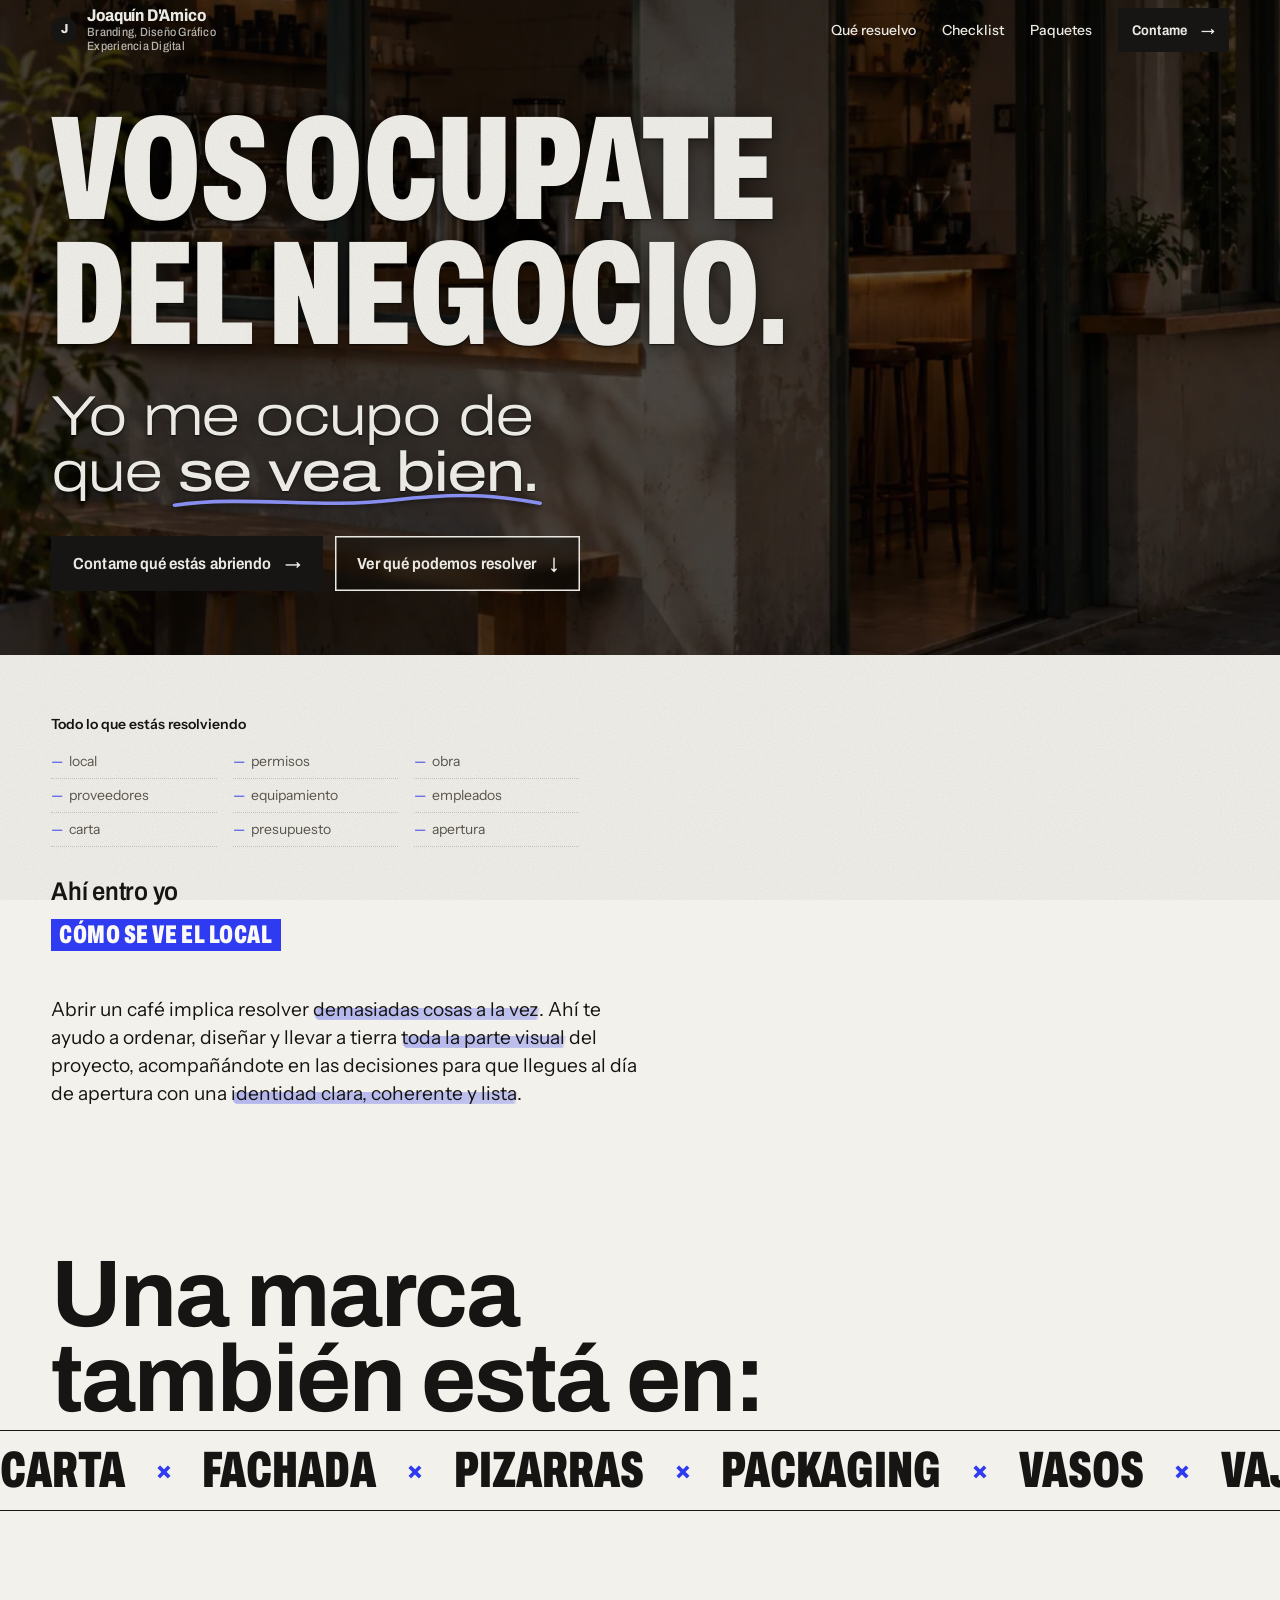
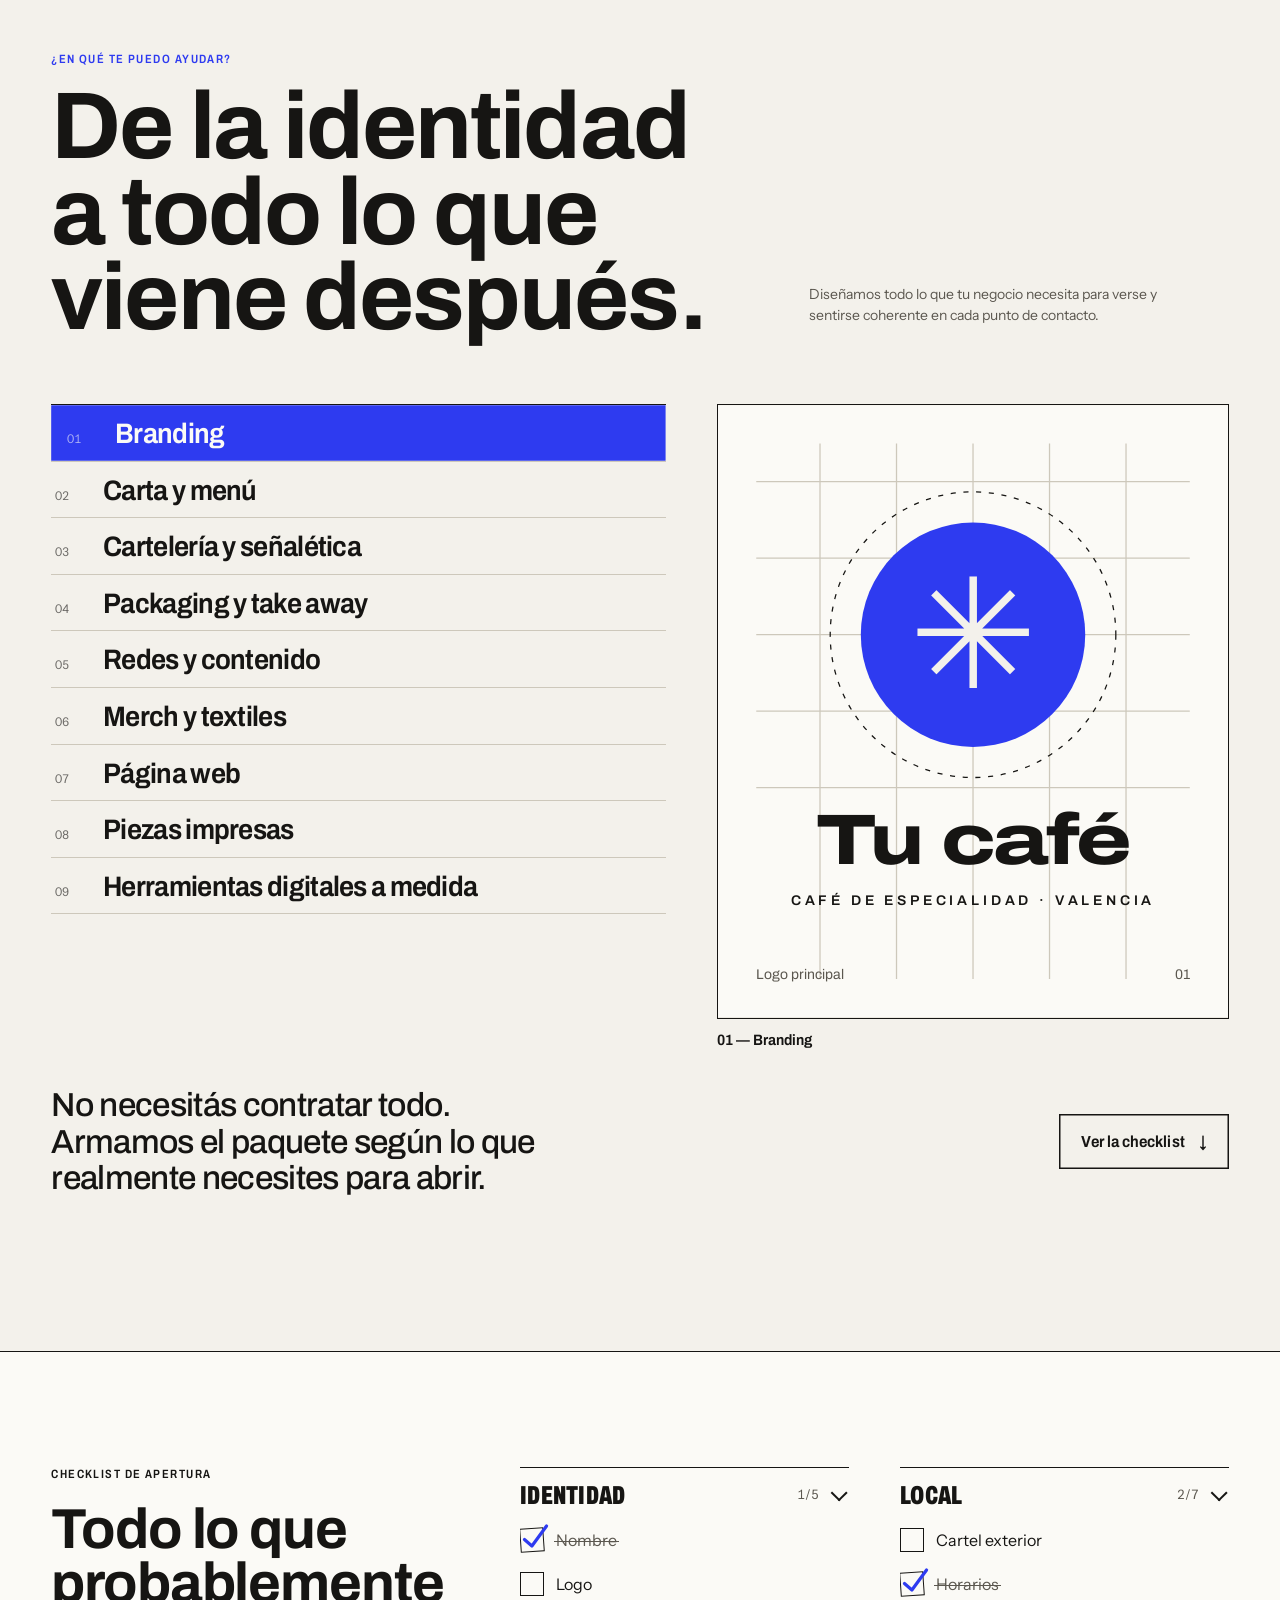
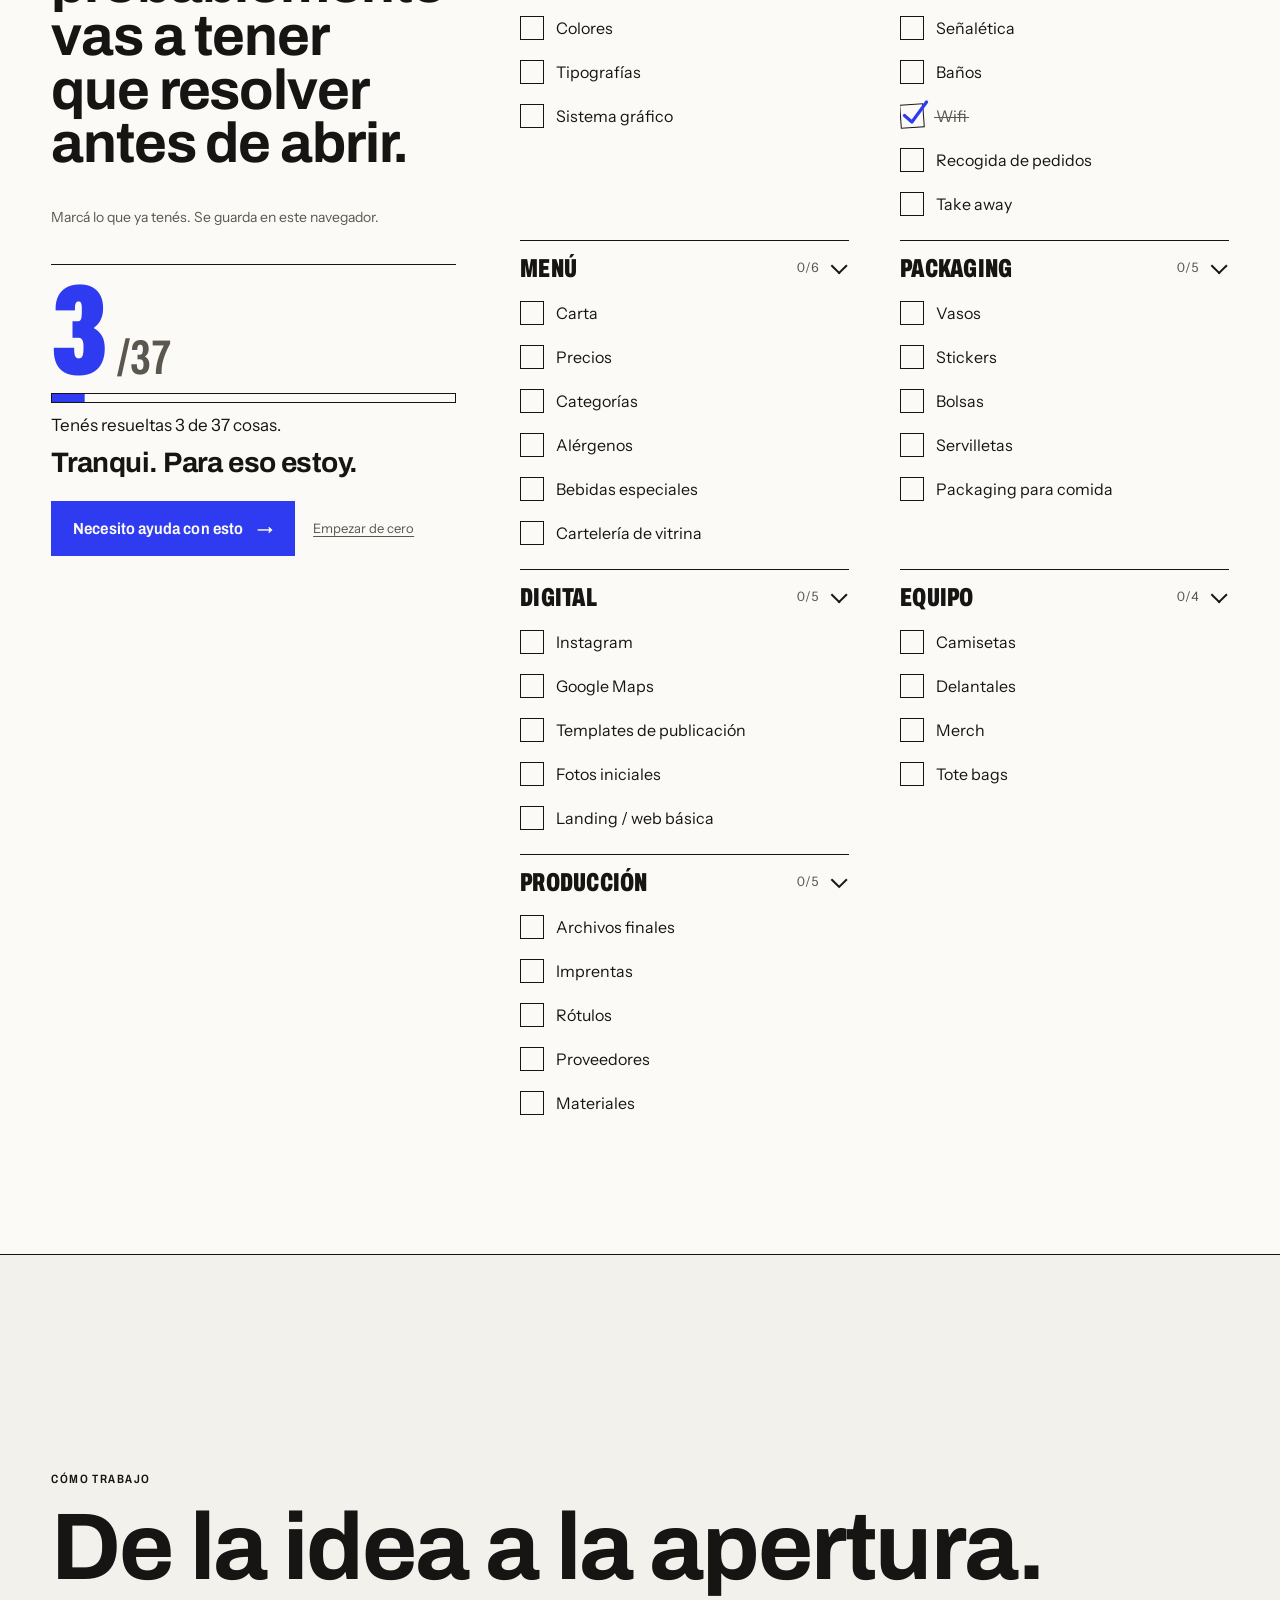
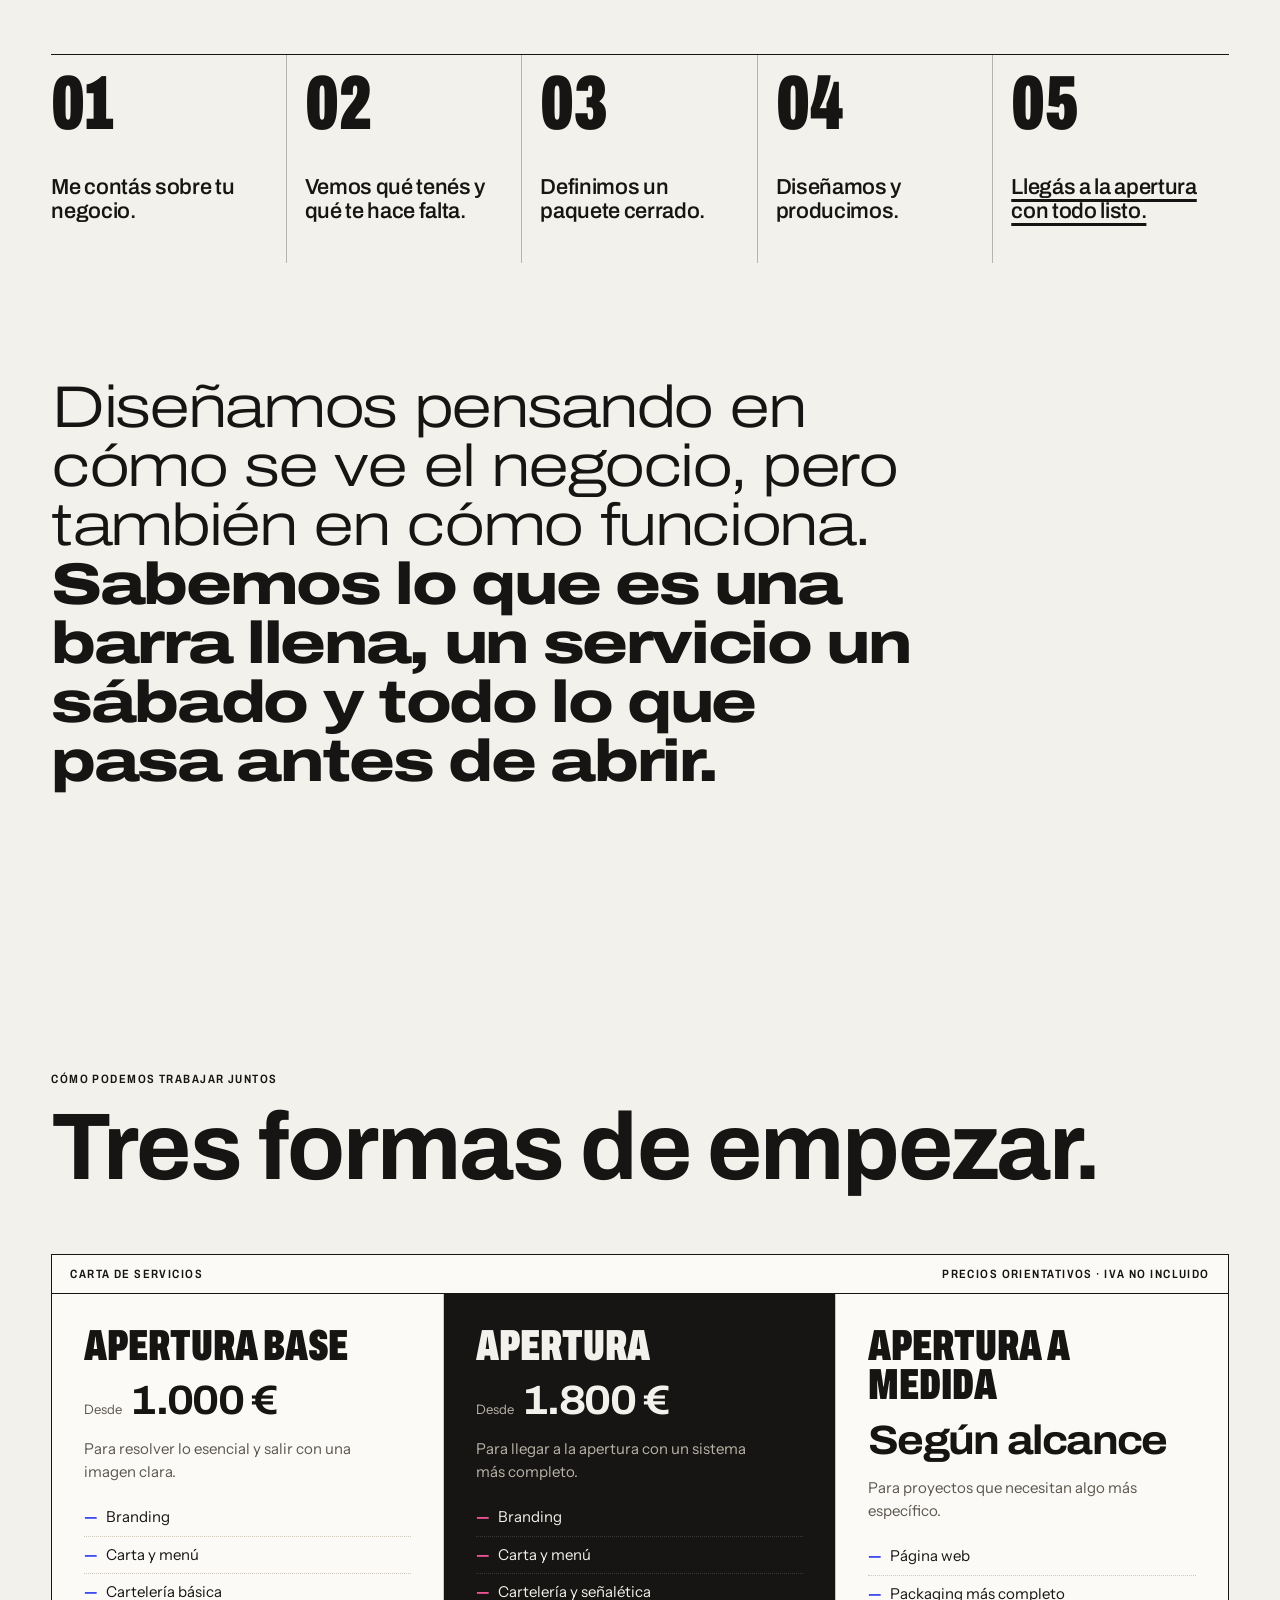
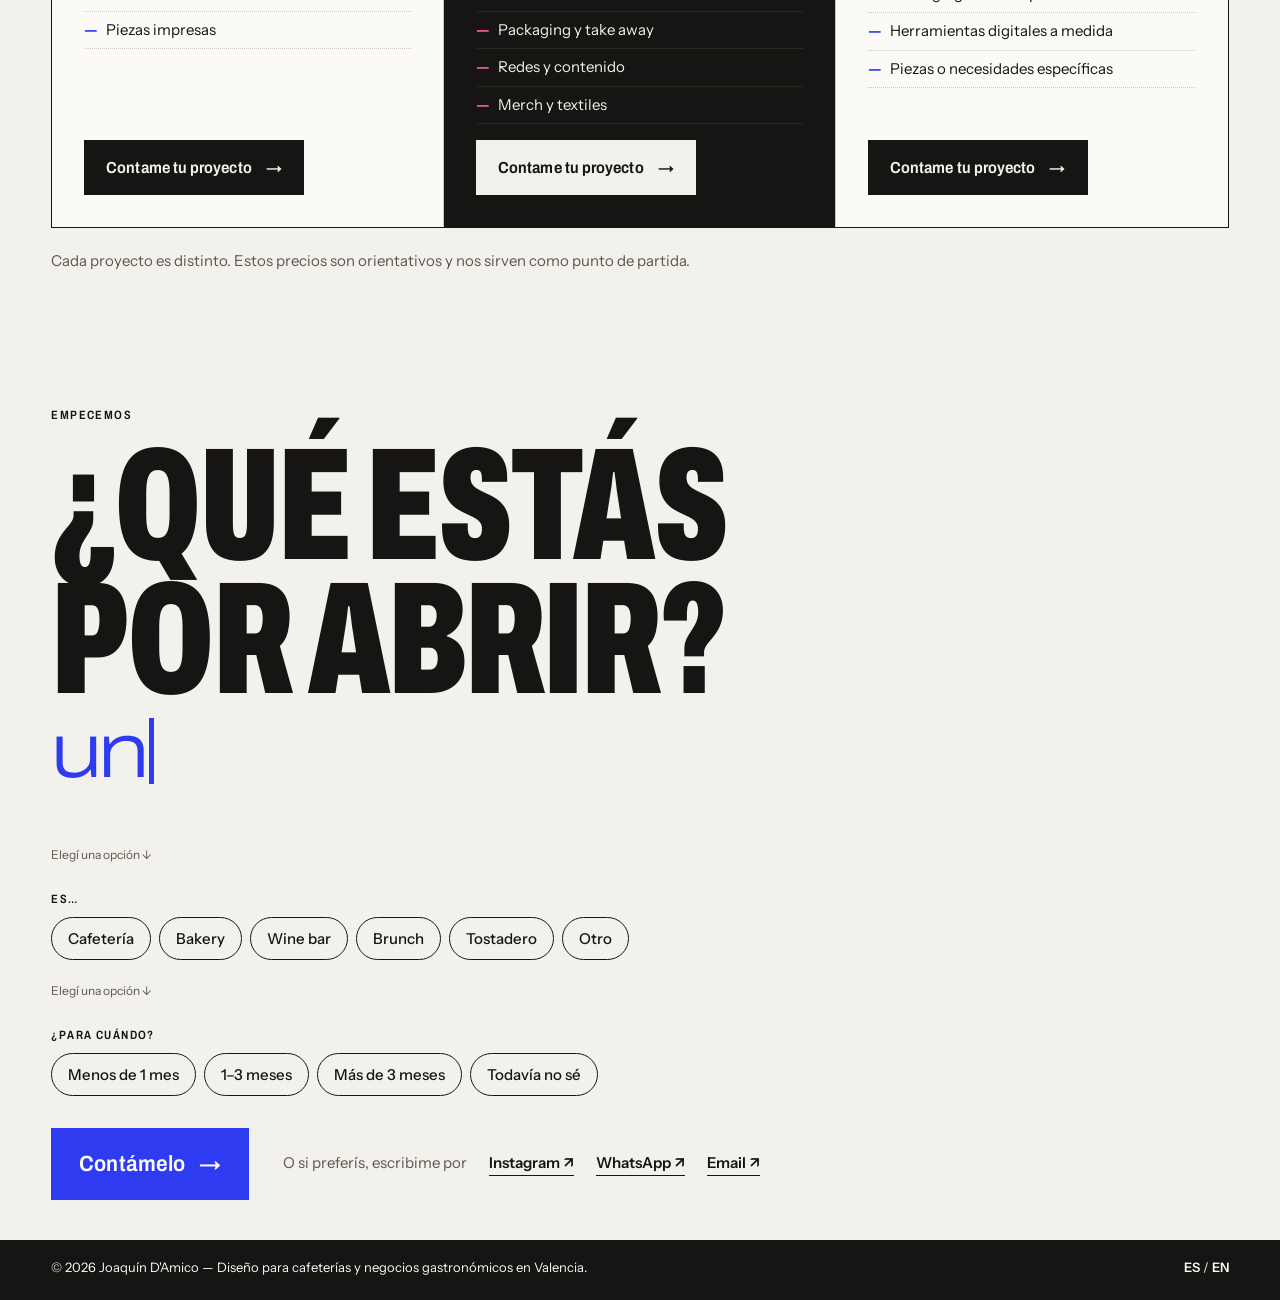
<file: ig/index.html>
<!doctype html>
<html lang="es">
<head>
<meta charset="utf-8">
<meta name="viewport" content="width=device-width, initial-scale=1, viewport-fit=cover">
<title>Diseño para abrir tu cafetería — Joaquín D'Amico</title>
<meta name="description" content="Identidad, carta, fachada, señalética y packaging para abrir tu cafetería en Valencia. Contame qué estás abriendo.">
<meta name="keywords" content="diseño para cafeterías, branding cafetería, diseño coffee shop, branding gastronómico, diseño para apertura cafetería, Valencia">
<meta property="og:title" content="Vos ocupate del negocio. Yo me ocupo de que se vea bien.">
<meta property="og:description" content="Diseño gráfico + experiencia + hospitality para abrir tu cafetería en Valencia.">
<meta property="og:type" content="website">
<meta property="og:locale" content="es_ES">
<!-- TODO: cambiar por tu dominio real y crear una imagen 1200x630 en img/og.jpg -->
<link rel="canonical" href="https://tudominio.com/ig/">
<meta property="og:url" content="https://tudominio.com/ig/">
<meta property="og:image" content="https://tudominio.com/img/og.jpg">
<meta name="twitter:card" content="summary_large_image">
<meta name="theme-color" content="#F3F1EB">
<link rel="icon" href="data:image/svg+xml,<svg xmlns=%22http://www.w3.org/2000/svg%22 viewBox=%220 0 100 100%22><circle cx=%2250%22 cy=%2250%22 r=%2248%22 fill=%22%23161513%22/><text x=%2250%22 y=%2270%22 font-family=%22Georgia,serif%22 font-weight=%22700%22 font-size=%2260%22 text-anchor=%22middle%22 fill=%22%23F3F1EB%22>J</text></svg>">
<link rel="preconnect" href="https://fonts.googleapis.com">
<link rel="preconnect" href="https://fonts.gstatic.com" crossorigin>
<link rel="stylesheet" href="https://fonts.googleapis.com/css2?family=Archivo:wdth,wght@62..125,300..900&family=Instrument+Sans:ital,wght@0,400..700;1,400&display=swap">
<link rel="stylesheet" href="../css/styles.css">
</head>
<body data-variant="ig">
<div id="app">
  <!-- Versión reducida para el link de Instagram: sin Problema, Antes/Después, Proyectos, Por qué yo ni Partners. El contenido sigue viniendo de content.js — no hardcodear textos acá ni en main.js. -->
  <header class="site-head" id="head"></header>
  <main id="main"></main>
  <div class="preview" id="preview" aria-hidden="true"></div>
  <div class="toast" id="toast" role="status" aria-live="polite"></div>
</div>
<noscript><p style="padding:24px">Esta web necesita JavaScript. Escribime a hola@tudominio.com</p></noscript>
<script src="../js/content.js"></script>
<script src="../js/illustrations.js"></script>
<script src="../js/main.js"></script>
</body>
</html>
</file>
<file: css/styles.css>
/* ============================================================
   TOKENS — cambiá --accent para cambiar el color de toda la web
   ============================================================ */
:root{
  color-scheme: light;
  --paper:#F3F1EB;      /* fondo cálido casi blanco */
  --paper-2:#E8E4DA;
  --sheet:#FBFAF6;      /* papel impreso */
  --ink:#161513;        /* negro tinta */
  --ink-2:#5B574F;
  --rule:#CDC8BB;
  --accent:#2E3BF0;     /* COLOR ACENTO (tinta 1) */
  --ink-b:#FF5C9E;      /* acento rosa, uso puntual */
  --on-accent:#FBFAF6;

  --f-display:"Archivo","Arial Narrow","Helvetica Neue",Arial,sans-serif;
  --f-body:"Instrument Sans",system-ui,-apple-system,"Segoe UI",Roboto,sans-serif;

  --gutter:clamp(16px,4vw,56px);
  --ease:cubic-bezier(.2,.7,.1,1);
  --head-h:60px;
}

*{box-sizing:border-box}
html{scroll-behavior:smooth;-webkit-text-size-adjust:100%}
body{
  margin:0;
  background:var(--paper);color:var(--ink);
  font-family:var(--f-body);font-size:16px;line-height:1.5;
  overflow-x:hidden;
}
/* grano de papel */
body::after{
  content:"";position:fixed;inset:0;pointer-events:none;z-index:100;opacity:.07;mix-blend-mode:multiply;
  background-image:url("data:image/svg+xml,%3Csvg xmlns='http://www.w3.org/2000/svg' width='180' height='180'%3E%3Cfilter id='n'%3E%3CfeTurbulence type='fractalNoise' baseFrequency='.9' numOctaves='2' stitchTiles='stitch'/%3E%3CfeColorMatrix values='0 0 0 0 0 0 0 0 0 0 0 0 0 0 0 0 0 0 .9 0'/%3E%3C/filter%3E%3Crect width='180' height='180' filter='url(%23n)'/%3E%3C/svg%3E");
}
a{color:inherit}
button{font:inherit;color:inherit;background:none;border:0;cursor:pointer;padding:0}
:focus-visible{outline:2px solid var(--accent);outline-offset:3px}
::selection{background:var(--accent);color:var(--on-accent)}

.wrap{padding-inline:var(--gutter);max-width:1600px;margin-inline:auto}
section{scroll-margin-top:var(--head-h)}

/* ---------- type ---------- */
.d{font-family:var(--f-display);font-variation-settings:"wdth" 100;letter-spacing:-.02em;line-height:.9;text-wrap:balance;margin:0}
.d-cond{font-variation-settings:"wdth" 62;font-weight:850;text-transform:uppercase;letter-spacing:-.01em}
.d-wide{font-variation-settings:"wdth" 125;font-weight:300;letter-spacing:-.035em}
.lab{font-family:var(--f-display);font-variation-settings:"wdth" 80;font-weight:600;font-size:12px;letter-spacing:.12em;text-transform:uppercase;line-height:1.2}
.small{font-size:14px;color:var(--ink-2);max-width:42ch}
.lead{font-size:clamp(17px,1.5vw,20px);line-height:1.45;max-width:46ch;text-wrap:pretty}
.acc{color:var(--accent)}

.sec-head{display:grid;grid-template-columns:minmax(0,1fr);gap:18px;padding-block:clamp(72px,11vw,150px) clamp(32px,5vw,64px)}
.sec-head .lab{display:flex;gap:10px;align-items:center}
.lab-accent{color:var(--accent)}
.h2{font-size:clamp(40px,7.4vw,118px)}

/* ---------- buttons ---------- */
.btn{
  --bg:var(--ink);--fg:var(--paper);
  position:relative;display:inline-flex;align-items:center;gap:14px;
  padding:16px 22px 15px;background:var(--bg);color:var(--fg);text-decoration:none;
  font-family:var(--f-display);font-variation-settings:"wdth" 90;font-weight:650;font-size:16px;letter-spacing:.005em;
  border-radius:0;overflow:hidden;isolation:isolate;
  transition:color .3s;
}
.btn::before{content:"";position:absolute;inset:0;background:var(--accent);z-index:-1;transform:scaleX(0);transform-origin:left;transition:transform .45s var(--ease)}
.btn:hover::before,.btn:focus-visible::before{transform:scaleX(1)}
.btn:hover{color:var(--on-accent)}
.btn .arr{display:inline-block;transition:transform .35s var(--ease)}
.btn-ghost{--bg:transparent;--fg:var(--ink);box-shadow:inset 0 0 0 1.5px var(--ink)}
.btn-accent{--bg:var(--accent);--fg:var(--on-accent)}
.btn-accent::before{background:var(--ink)}
.link-u{font-weight:600;text-decoration:none;background:linear-gradient(currentColor,currentColor) 0 100%/100% 1.5px no-repeat;padding-bottom:2px;transition:background-size .35s var(--ease)}
.link-u:hover{background-size:0 1.5px;background-position:100% 100%}

/* ---------- header ---------- */
.site-head{position:fixed;top:0;left:0;right:0;z-index:50;padding-top:env(safe-area-inset-top,0px);transition:background .3s,box-shadow .3s,color .3s}
.site-head.scrolled{background:color-mix(in srgb,var(--paper) 88%,transparent);backdrop-filter:blur(8px);-webkit-backdrop-filter:blur(8px);box-shadow:0 1px 0 var(--rule)}
.site-head:not(.scrolled){color:var(--paper)}
.site-head:not(.scrolled) .brand small{color:inherit;opacity:.75}
.site-head .wrap{height:var(--head-h);display:flex;align-items:center;justify-content:space-between;gap:16px}
.brand{text-decoration:none;display:flex;align-items:center;gap:10px;font-family:var(--f-display);font-weight:750;font-variation-settings:"wdth" 88;font-size:17px;letter-spacing:-.01em;white-space:nowrap;min-width:0}
.brand-mark{display:inline-flex;align-items:center;justify-content:center;width:26px;height:26px;flex:none;border-radius:50%;background:var(--ink);color:var(--paper);font-family:var(--f-display);font-weight:800;font-size:13px}
.brand-name{display:flex;flex-direction:column;line-height:1.15;min-width:0;white-space:normal}
.brand small{font-weight:500;font-size:12px;color:var(--ink-2);letter-spacing:.02em;white-space:normal}
.nav{display:flex;gap:26px;align-items:center}
.nav a.nl{text-decoration:none;font-size:14px;font-weight:500;position:relative}
.nav a.nl::after{content:"";position:absolute;left:0;right:0;bottom:-3px;height:1.5px;background:var(--accent);transform:scaleX(0);transform-origin:right;transition:transform .3s var(--ease)}
.nav a.nl:hover::after{transform:scaleX(1);transform-origin:left}
.nav .btn{padding:10px 14px 9px;font-size:14px;min-height:44px}
@media (max-width:860px){.nav a.nl{display:none}}

/* ============ HERO ============ */
.hero{position:relative}
.hero-photo{position:relative;isolation:isolate;padding-top:calc(var(--head-h) + clamp(18px,4vw,48px));padding-bottom:clamp(32px,5vw,64px)}
.hero-bg{position:absolute;inset:0;z-index:-1;background-size:cover;background-position:center}
.hero-bg::after{content:"";position:absolute;inset:0;background:
  linear-gradient(180deg,rgba(10,9,8,.35) 0%,rgba(10,9,8,.14) 42%,rgba(10,9,8,.28) 100%)}
.hero-title{margin:0}
.hero-title .l1{display:block;font-size:clamp(58px,11.6vw,196px);line-height:.84;color:var(--paper);text-shadow:0 2px 24px rgba(0,0,0,.55),0 1px 2px rgba(0,0,0,.7)}
.hero .l2{display:block;margin:clamp(20px,3vw,32px) 0 0;font-size:clamp(32px,4.4vw,72px);line-height:.98;max-width:15ch;color:var(--paper);text-shadow:0 2px 20px rgba(0,0,0,.5),0 1px 2px rgba(0,0,0,.65)}
.hero-photo .mark{color:var(--paper)}
.hero-photo .mark svg{filter:drop-shadow(0 1px 3px rgba(0,0,0,.6))}
.hero-photo .mark path{stroke:color-mix(in srgb,var(--accent) 55%,white)}
.hero-photo .cta-row{margin-top:clamp(24px,3.4vw,36px)}
.hero-photo .btn-ghost{background:rgba(10,9,8,.45);backdrop-filter:blur(6px);-webkit-backdrop-filter:blur(6px)}
.owner{margin-top:8px;display:grid;gap:10px;max-width:48ch}
.owner-label{font-weight:600;color:var(--ink);font-size:14px}
.owner-grid{list-style:none;margin:0;padding:0;display:grid;grid-template-columns:repeat(2,minmax(0,1fr));gap:0 16px}
@media (min-width:480px){.owner-grid{grid-template-columns:repeat(3,minmax(0,1fr))}}
.owner-grid li{padding:6px 0;border-bottom:1px dotted var(--rule);font-size:14px;color:var(--ink-2);display:flex;align-items:baseline;gap:6px}
.owner-grid li::before{content:"—";color:var(--accent)}
.mark{position:relative;white-space:nowrap;color:var(--accent);font-weight:450}
b .mark{font-weight:700}
.mark svg{position:absolute;left:-2%;bottom:-.16em;width:104%;height:.36em;overflow:visible}
.mark path{fill:none;stroke:var(--accent);stroke-width:3.5;stroke-linecap:round;stroke-dasharray:420;stroke-dashoffset:420;animation:draw 1.2s .9s var(--ease) forwards}
@keyframes draw{to{stroke-dashoffset:0}}

.l1 .w{display:inline-block;animation:rise .9s var(--ease) both}
@keyframes rise{from{transform:translateY(40%) rotate(2deg);opacity:0}}

.hero-copy{display:grid;gap:26px;align-content:start;margin-top:clamp(28px,4vw,56px);padding-bottom:clamp(40px,6vw,80px)}
.ticker-line{display:flex;flex-direction:column;align-items:flex-start;gap:.3em;font-family:var(--f-display);font-variation-settings:"wdth" 90;font-weight:600;font-size:clamp(20px,2vw,26px);letter-spacing:-.01em}
.ticker{display:inline-block;position:relative;height:1.25em;overflow:hidden;vertical-align:-.28em;color:var(--on-accent);background:var(--accent);line-height:1.25em;font-variation-settings:"wdth" 62;font-weight:850;letter-spacing:.02em;text-transform:uppercase;width:var(--tw,6em);transition:width .55s var(--ease)}
.ticker span{position:absolute;left:.32em;top:0;white-space:nowrap;transform:translateY(120%);transition:transform .55s var(--ease)}
.ticker span.on{transform:translateY(0)}
.ticker span.out{transform:translateY(-120%)}
.hero-photo .btn-ghost{--fg:var(--paper);box-shadow:inset 0 0 0 1.5px var(--paper)}
.hl{color:inherit;padding:0 .08em;margin:0 -.08em;border-radius:.2em .5em .3em .6em;background:linear-gradient(100deg,transparent .15em,color-mix(in srgb,var(--accent) 32%,transparent) .3em,color-mix(in srgb,var(--accent) 26%,transparent) calc(100% - .3em),transparent calc(100% - .12em)) 0 92%/0% .62em no-repeat;-webkit-box-decoration-break:clone;box-decoration-break:clone;transition:background-size 1s var(--ease)}
.hl.in{background-size:100% .62em}
.sr-only{position:absolute;width:1px;height:1px;overflow:hidden;clip:rect(0 0 0 0);white-space:nowrap}
.cta-row{display:flex;flex-wrap:wrap;gap:12px;align-items:center}

/* collage */
.collage{position:relative;height:clamp(400px,42vw,580px);max-width:100%}
.piece{position:absolute;transform:translate3d(calc(var(--px,0)*1px),calc(var(--py,0)*1px),0) rotate(var(--r,0deg));transition:transform .5s var(--ease);will-change:transform}
.p-menu{left:4%;top:4%;width:min(56%,300px);background:var(--sheet);padding:22px 20px 18px;box-shadow:0 1px 0 rgba(0,0,0,.05),0 18px 40px -22px rgba(30,25,15,.45);--r:-4deg}
.p-menu h4{margin:0 0 2px;font-family:var(--f-display);font-variation-settings:"wdth" 125;font-weight:800;font-size:26px;letter-spacing:-.04em;line-height:1}
.p-menu .sub{font-size:10px;letter-spacing:.14em;text-transform:uppercase;color:var(--ink-2);display:flex;justify-content:space-between;border-bottom:1.5px solid var(--ink);padding-bottom:8px;margin-bottom:10px}
.p-menu dl{margin:0;display:grid;gap:5px;font-size:13px}
.p-menu dl div{display:flex;gap:6px;align-items:baseline}
.p-menu dt{white-space:nowrap}
.p-menu dd{margin:0;margin-left:auto;font-variant-numeric:tabular-nums;font-weight:600}
.p-menu dl div::after{content:"";order:1;flex:1;border-bottom:1px dotted var(--ink-2);transform:translateY(-3px)}
.p-menu dt{order:0}.p-menu dd{order:2;margin-left:0}
.p-menu .cat{font-family:var(--f-display);font-variation-settings:"wdth" 70;font-weight:750;text-transform:uppercase;font-size:11px;letter-spacing:.1em;color:var(--accent);margin:10px 0 2px}
.p-menu .cat::after{display:none}
.p-menu .alg{margin-top:12px;font-size:9px;color:var(--ink-2);letter-spacing:.04em}

.p-poster{right:2%;top:0;width:min(44%,250px);aspect-ratio:3/4;background:var(--accent);color:var(--on-accent);padding:14px;display:flex;flex-direction:column;justify-content:space-between;--r:3deg;box-shadow:0 18px 40px -22px rgba(20,20,60,.6);overflow:hidden}
.p-poster b{font-family:var(--f-display);font-variation-settings:"wdth" 62;font-weight:900;font-size:clamp(46px,6vw,82px);line-height:.82;text-transform:uppercase;letter-spacing:-.01em}
.p-poster .lab{display:flex;justify-content:space-between}
.p-poster::after{content:"";position:absolute;right:-30%;bottom:-18%;width:80%;aspect-ratio:1;border-radius:50%;background:radial-gradient(circle,var(--on-accent) 1.2px,transparent 1.6px) 0 0/7px 7px;opacity:.35}

.p-ticket{left:34%;bottom:6%;width:min(40%,210px);background:var(--sheet);padding:14px 14px 18px;font-size:11px;--r:6deg;box-shadow:0 18px 30px -20px rgba(30,25,15,.5);
  -webkit-mask:radial-gradient(circle 5px at 50% 100%,transparent 98%,#000) 0 0/12px 100% repeat-x;mask:radial-gradient(circle 5px at 50% 100%,transparent 98%,#000) 0 0/12px 100% repeat-x}
.p-ticket .big{font-family:var(--f-display);font-variation-settings:"wdth" 62;font-weight:850;font-size:40px;line-height:.9}
.p-ticket hr{border:0;border-top:1px dashed var(--ink-2);margin:8px 0}
.p-ticket .row{display:flex;justify-content:space-between;font-variant-numeric:tabular-nums}

.p-swatch{right:4%;bottom:14%;display:flex;--r:-7deg;box-shadow:0 14px 26px -18px rgba(30,25,15,.5)}
.p-swatch span{width:clamp(38px,4.4vw,56px);height:clamp(78px,8.5vw,108px);display:flex;align-items:flex-end;padding:5px;font-size:8px;letter-spacing:.06em;font-weight:600}
.p-sticker{left:-1%;bottom:10%;width:clamp(104px,11vw,138px);aspect-ratio:1;--r:0deg}
.p-sticker .ring{position:absolute;inset:0;animation:spin 18s linear infinite}
.p-sticker .ring text{font-family:var(--f-display);font-weight:750;font-size:11.5px;letter-spacing:.18em;fill:var(--ink)}
.p-sticker .core{position:absolute;inset:24%;border-radius:50%;background:var(--ink-b);display:grid;place-items:center;color:var(--ink);font-family:var(--f-display);font-weight:900;font-size:clamp(30px,3.4vw,42px);line-height:1;transform:rotate(var(--aim,0deg));transition:transform .2s linear}
@keyframes spin{to{transform:rotate(360deg)}}

/* ============ MARQUEE ============ */
.marquee-head{padding-block:clamp(24px,4vw,48px) 8px}
.marquee-head h2{margin:0}
.marquee{border-block:1.5px solid var(--ink);overflow:hidden;background:var(--paper);padding-block:14px;position:relative}
.marquee-track{display:flex;width:max-content;animation:mq 38s linear infinite}
.marquee-track span{font-family:var(--f-display);font-variation-settings:"wdth" 62;font-weight:850;font-size:clamp(28px,4vw,54px);text-transform:uppercase;line-height:1;padding-right:.6em;white-space:nowrap;display:flex;align-items:center;gap:.6em}
.marquee-track span::after{content:"×";color:var(--accent);font-size:.6em}
@keyframes mq{to{transform:translateX(-50%)}}
.marquee:hover .marquee-track{animation-play-state:paused}

/* ============ PROBLEMA ============ */
.problem{position:relative;height:280vh}
.problem-stage{position:sticky;top:0;height:100vh;height:100svh;overflow:hidden;display:flex;flex-direction:column}
.problem-stage .wrap{width:100%;padding-top:calc(var(--head-h) + 20px);position:relative;z-index:2}
.problem h2{font-size:clamp(38px,6vw,96px);max-width:19ch;opacity:var(--to,1)}
.problem .lab{margin-bottom:14px;display:block}
.tags{position:absolute;left:var(--gutter);right:var(--gutter);top:var(--tt,45%);bottom:28px;z-index:1}
.tag{
  position:absolute;left:calc(var(--x)*1%);top:calc(var(--y)*1%);
  transform:translate(calc(var(--x)*-1%),-50%) translate3d(var(--dx,0px),var(--dy,0px),0) rotate(var(--r)) scale(var(--s,1));
  opacity:var(--o,1);
  background:var(--sheet);border:1.5px solid var(--ink);padding:9px 14px 8px;
  font-family:var(--f-display);font-variation-settings:"wdth" 85;font-weight:600;font-size:clamp(15px,1.9vw,26px);white-space:nowrap;letter-spacing:-.01em;
  box-shadow:3px 3px 0 var(--ink);
}
.tag::before{content:"";display:inline-block;width:.55em;height:.55em;border:1.5px solid currentColor;margin-right:.45em;vertical-align:.02em}
.tag.dim{color:var(--ink-2);border-color:var(--rule);box-shadow:none;text-decoration:line-through;text-decoration-thickness:1.5px}
.tag.dim::before{border-color:var(--rule)}
.tag.hot{background:var(--accent);color:var(--on-accent);border-color:var(--accent);box-shadow:3px 3px 0 var(--ink)}
.tag.hot::before{background:var(--on-accent)}
.design-reveal{position:absolute;left:50%;top:var(--dt,62%);transform:translate(-50%,-50%) scale(var(--ds,1));opacity:var(--do,1);z-index:3;text-align:center;pointer-events:none;width:100%;padding-inline:var(--gutter)}
.design-reveal .lab{font-size:clamp(13px,1.4vw,16px);margin-bottom:8px}
.design-reveal b{display:block;font-family:var(--f-display);font-variation-settings:"wdth" 125;font-weight:900;font-size:clamp(64px,16vw,250px);line-height:.85;letter-spacing:-.05em;color:var(--accent)}
.design-reveal p{margin:14px auto 0;max-width:36ch;font-size:clamp(15px,1.4vw,18px)}
.problem.static{height:auto}
.problem.static .problem-stage{position:relative;height:auto;padding-bottom:60px}
.problem.static .tags{position:relative;left:auto;right:auto;top:auto;bottom:auto;display:flex;flex-wrap:wrap;gap:10px;padding:30px var(--gutter)}
.problem.static .tag{position:relative;left:auto;top:auto;transform:rotate(var(--r))}
.problem.static .design-reveal{position:relative;left:auto;top:auto;transform:none;margin-top:20px}

/* ============ SERVICIOS ============ */
.services-intro{display:grid;gap:24px}
@media (min-width:900px){.services-intro{grid-template-columns:minmax(0,7fr) minmax(0,4fr);align-items:end}}
.svc-layout{display:grid;grid-template-columns:minmax(0,1fr);gap:0 clamp(28px,4vw,72px);align-items:start}
@media (min-width:900px){.svc-layout{grid-template-columns:minmax(0,6fr) minmax(0,5fr)}}
.svc-panel{position:sticky;top:calc(env(safe-area-inset-top,0px) + var(--head-h));z-index:5;background:var(--paper);padding-block:8px 12px;order:-1}
@media (min-width:900px){.svc-panel{order:0;top:calc(env(safe-area-inset-top,0px) + var(--head-h) + 24px);padding:0;background:none}}
.svc-stage{position:relative;height:clamp(200px,30vh,260px);max-width:100%;overflow:hidden;border:1.5px solid var(--ink);background:var(--paper-2)}
@media (min-width:900px){.svc-stage{height:auto;aspect-ratio:5/6;max-height:calc(100vh - var(--head-h) - 120px)}}
.svc-stage .pc{position:absolute;inset:0;opacity:0;transform:scale(1.04) rotate(.6deg);transition:opacity .45s var(--ease),transform .7s var(--ease)}
.svc-stage .pc.on{opacity:1;transform:none}
.svc-stage svg{width:100%;height:100%;display:block}
.svc-cap{display:flex;justify-content:space-between;gap:12px;padding-top:10px;font-size:13px}
.svc-cap b{font-family:var(--f-display);font-variation-settings:"wdth" 92;font-weight:650;font-size:15px}
.svc-cap span{color:var(--ink-2)}
.svc-list{list-style:none;margin:0;padding:0;display:grid;grid-template-columns:minmax(0,1fr);border-top:1.5px solid var(--ink)}
.svc{position:relative;border-bottom:1px solid var(--rule);overflow:hidden}
.svc-in{position:relative;display:grid;grid-template-columns:36px minmax(0,1fr);gap:12px;align-items:baseline;padding:14px 4px 12px;cursor:default;z-index:1;transition:color .3s,padding .45s var(--ease)}
.svc::before{content:"";position:absolute;inset:0;background:var(--accent);clip-path:inset(0 100% 0 0);transition:clip-path .55s var(--ease)}
.svc.on::before{clip-path:inset(0 0 0 0)}
.svc.on .svc-in{color:var(--on-accent);padding-left:16px}
.svc{cursor:pointer}
.svc-n{font-size:12px;font-variant-numeric:tabular-nums;color:inherit;opacity:.6}
.svc-name{font-family:var(--f-display);font-variation-settings:"wdth" 92;font-weight:650;font-size:clamp(21px,2.2vw,32px);letter-spacing:-.025em;line-height:1.05}
.svc-note{display:flex;flex-wrap:wrap;gap:20px 40px;align-items:center;justify-content:space-between;padding-block:36px 0}
.svc-note p{font-family:var(--f-display);font-variation-settings:"wdth" 100;font-weight:500;font-size:clamp(22px,2.6vw,36px);line-height:1.1;letter-spacing:-.02em;margin:0;max-width:26ch}
.preview{position:fixed;left:0;top:0;z-index:40;width:220px;aspect-ratio:4/5;pointer-events:none;opacity:0;transform:translate3d(var(--mx,0),var(--my,0),0) rotate(var(--pr,-4deg)) scale(.85);transition:opacity .25s,transform .35s var(--ease);box-shadow:0 30px 50px -25px rgba(0,0,0,.5)}
.preview.on{opacity:1;transform:translate3d(var(--mx,0),var(--my,0),0) rotate(var(--pr,-4deg)) scale(1)}
@media (hover:none){.preview{display:none}}

/* placeholder art (se reemplaza por imágenes reales) */
.art{position:absolute;inset:0;overflow:hidden;display:flex;flex-direction:column;justify-content:space-between;padding:14px;font-family:var(--f-display);background:var(--bg,var(--paper-2));color:var(--fg,var(--ink))}
.art img{position:absolute;inset:0;width:100%;height:100%;object-fit:cover}
.art .big{font-variation-settings:"wdth" 62;font-weight:900;text-transform:uppercase;line-height:.82;font-size:var(--fs,clamp(60px,9vw,150px));letter-spacing:-.01em}
.art .cap{font-size:11px;letter-spacing:.1em;text-transform:uppercase;font-weight:600;display:flex;justify-content:space-between;gap:10px;position:relative}
.art.poster{--bg:var(--accent);--fg:var(--on-accent)}
.art.ink{--bg:var(--ink);--fg:var(--paper)}
.art.pink{--bg:var(--ink-b);--fg:var(--ink)}
.art.sheet{--bg:var(--sheet)}
.art.halftone::before{content:"";position:absolute;inset:-10%;background:radial-gradient(circle,currentColor 1.5px,transparent 2px) 0 0/9px 9px;opacity:.28;-webkit-mask:radial-gradient(circle at 70% 60%,#000 0,transparent 60%);mask:radial-gradient(circle at 70% 60%,#000 0,transparent 60%)}
.art.stripes::before{content:"";position:absolute;inset:0;background:repeating-linear-gradient(-12deg,currentColor 0 10px,transparent 10px 26px);opacity:.14}
.art.circle::before{content:"";position:absolute;width:74%;aspect-ratio:1;border-radius:50%;left:13%;top:18%;background:currentColor;opacity:.9}
.art.circle .big{position:relative;mix-blend-mode:difference;color:var(--paper)}
.art.gridart::before{content:"";position:absolute;inset:0;background:linear-gradient(currentColor 1px,transparent 1px) 0 0/100% 32px,linear-gradient(90deg,currentColor 1px,transparent 1px) 0 0/32px 100%;opacity:.12}
.art.ui .screen{position:relative;flex:1;margin:14px 0;border:1.5px solid currentColor;display:grid;grid-template-rows:18px 1fr 1fr;gap:8px;padding:8px}
.art.ui .screen i{display:block;background:currentColor;opacity:.16}
.art.ui .screen i:first-child{opacity:.9;width:40%}
.art .wm{position:absolute;right:10px;bottom:10px;font-size:9px;letter-spacing:.1em;text-transform:uppercase;opacity:.6}

/* ============ CHECKLIST ============ */
.checklist{background:var(--sheet);border-block:1.5px solid var(--ink);position:relative}
.cl-layout{display:grid;grid-template-columns:minmax(0,1fr);gap:40px;padding-block:clamp(64px,9vw,120px)}
@media (min-width:1000px){.cl-layout{grid-template-columns:minmax(0,4fr) minmax(0,7fr);gap:clamp(40px,5vw,90px)}}
.cl-aside{align-self:start;display:grid;gap:22px}
@media (min-width:1000px){.cl-aside{position:sticky;top:calc(env(safe-area-inset-top,0px) + var(--head-h) + 24px)}}
.cl-aside h2{font-size:clamp(34px,4.4vw,64px);line-height:.95}
.counter{border-top:1.5px solid var(--ink);padding-top:16px;display:grid;gap:10px}
.counter .num{font-family:var(--f-display);font-variation-settings:"wdth" 62;font-weight:900;font-size:clamp(84px,10vw,150px);line-height:.8;font-variant-numeric:tabular-nums;display:flex;align-items:baseline;gap:.08em}
.counter .num small{font-size:.38em;color:var(--ink-2);font-weight:700}
.counter .num .n{display:inline-block;color:var(--accent)}
.counter .num .n.bump{animation:bump .45s var(--ease)}
@keyframes bump{40%{transform:translateY(-10%) rotate(-4deg) scale(1.08)}}
.meter{height:10px;border:1.5px solid var(--ink);position:relative;overflow:hidden}
.meter i{position:absolute;inset:0;background:var(--accent);transform-origin:left;transform:scaleX(var(--p,0));transition:transform .6s var(--ease)}
.counter .sent{font-size:17px;margin:0}
.counter .msg{font-family:var(--f-display);font-variation-settings:"wdth" 100;font-weight:700;font-size:clamp(22px,2.2vw,30px);letter-spacing:-.02em;line-height:1.05;margin:0;min-height:1.1em;transition:opacity .3s}
.cl-actions{display:flex;flex-wrap:wrap;gap:12px 18px;align-items:center}
.cl-reset{font-size:13px;color:var(--ink-2);text-decoration:underline;text-underline-offset:3px}

.cl-grid{display:grid;grid-template-columns:minmax(0,1fr);gap:0 var(--gutter)}
@media (min-width:640px){.cl-grid{grid-template-columns:repeat(2,minmax(0,1fr))}}
.cl-cat{border-top:1.5px solid var(--ink);padding-bottom:14px;break-inside:avoid}
.cl-head{width:100%;display:grid;grid-template-columns:minmax(0,1fr) auto 18px;align-items:center;gap:12px;padding:14px 0 10px;text-align:left}
.cl-head .name{font-family:var(--f-display);font-variation-settings:"wdth" 62;font-weight:850;font-size:26px;text-transform:uppercase;letter-spacing:.01em;line-height:1}
.cl-head .cnt{font-size:13px;font-variant-numeric:tabular-nums;color:var(--ink-2)}
.cl-head .cnt.full{color:var(--accent);font-weight:700}
.cl-head .chev{width:12px;height:12px;border-right:2px solid var(--ink);border-bottom:2px solid var(--ink);transform:rotate(45deg) translateY(-3px);transition:transform .3s var(--ease)}
.cl-cat.closed .chev{transform:rotate(-45deg)}
.cl-items{list-style:none;margin:0;padding:0;display:grid;grid-template-rows:1fr;transition:grid-template-rows .4s var(--ease)}
.cl-items>div{overflow:hidden;min-height:0}
.cl-cat.closed .cl-items{grid-template-rows:0fr}
.cl-item{display:flex;align-items:center;gap:12px;padding:9px 0;cursor:pointer;min-height:44px;-webkit-tap-highlight-color:transparent;user-select:none}
.cl-item input{position:absolute;opacity:0;width:1px;height:1px}
.cl-item .box{position:relative;flex:none;width:24px;height:24px;border:1.5px solid var(--ink);background:var(--sheet);transition:background .25s,transform .25s var(--ease)}
.cl-item .box svg{position:absolute;inset:-5px -8px -3px -3px;width:calc(100% + 11px);height:calc(100% + 8px);overflow:visible}
.cl-item .box path{fill:none;stroke:var(--accent);stroke-width:3.2;stroke-linecap:round;stroke-linejoin:round;stroke-dasharray:40;stroke-dashoffset:40;transition:stroke-dashoffset .35s var(--ease)}
.cl-item input:checked+.box path{stroke-dashoffset:0}
.cl-item input:checked+.box{transform:rotate(-4deg)}
.cl-item .txt{font-size:16px;position:relative;transition:color .3s}
.cl-item .txt::after{content:"";position:absolute;left:-2px;right:-2px;top:55%;height:1.5px;background:var(--ink-2);transform:scaleX(0);transform-origin:left;transition:transform .35s var(--ease)}
.cl-item input:checked~.txt{color:var(--ink-2)}
.cl-item input:checked~.txt::after{transform:scaleX(1)}
.cl-item input:focus-visible+.box{outline:2px solid var(--accent);outline-offset:3px}
.cl-item:hover .box{transform:rotate(3deg)}

.cl-dock{display:none}
@media (max-width:999px){
  .cl-dock{display:flex;position:sticky;bottom:0;z-index:20;margin-inline:calc(var(--gutter)*-1);padding:12px var(--gutter) calc(12px + env(safe-area-inset-bottom,0px));background:var(--ink);color:var(--paper);align-items:center;justify-content:space-between;gap:12px;transform:translateY(110%);transition:transform .4s var(--ease)}
  .cl-dock.show{transform:none}
  .cl-dock .dnum{font-family:var(--f-display);font-variation-settings:"wdth" 62;font-weight:850;font-size:30px;line-height:1;font-variant-numeric:tabular-nums}
  .cl-dock .dnum small{font-size:14px;opacity:.6;font-weight:600}
  .cl-dock .dmsg{font-size:12px;opacity:.8;line-height:1.2}
  .cl-dock .btn{padding:11px 14px 10px;font-size:14px}
}

/* ============ PROCESO ============ */
.steps{list-style:none;margin:0;padding:0;display:grid;grid-template-columns:minmax(0,1fr);border-top:1.5px solid var(--ink);counter-reset:s}
@media (min-width:820px){.steps{grid-template-columns:repeat(5,minmax(0,1fr))}}
.step{padding:18px 18px 34px 0;border-bottom:1px solid var(--rule);display:grid;grid-template-columns:auto minmax(0,1fr);gap:16px;align-items:baseline}
@media (min-width:820px){.step{border-bottom:0;border-right:1px solid var(--rule);padding:18px 18px 40px;grid-template-columns:minmax(0,1fr);gap:40px}.step:first-child{padding-left:0}.step:last-child{border-right:0}}
.step .sn{font-family:var(--f-display);font-variation-settings:"wdth" 62;font-weight:900;font-size:clamp(52px,6vw,96px);line-height:.8;color:var(--ink);transition:color .3s,transform .5s var(--ease);display:inline-block}
.step:hover .sn{color:var(--accent);transform:rotate(-6deg)}
.step p{margin:0;font-family:var(--f-display);font-variation-settings:"wdth" 100;font-weight:550;font-size:clamp(19px,1.7vw,24px);line-height:1.12;letter-spacing:-.015em;max-width:16ch}
.step:last-child p{color:var(--accent)}
.proc-note{display:flex;flex-wrap:wrap;gap:10px 28px;padding-block:22px 0;font-size:14px;color:var(--ink-2)}
.proc-note span::before{content:"✕ ";color:var(--accent);font-weight:700}

/* ============ PROYECTOS ============ */
.pj-grid{display:grid;grid-template-columns:repeat(12,minmax(0,1fr));gap:clamp(12px,1.6vw,24px)}
.pj{grid-column:span 12;position:relative;text-align:left;display:grid;gap:10px}
.pj .frame{position:relative;aspect-ratio:var(--ar,4/3);max-width:100%;overflow:hidden;background:var(--paper-2)}
.pj .frame .layer{position:absolute;inset:0;transition:transform .8s var(--ease)}
.pj .frame .alt{clip-path:circle(0% at var(--hx,50%) var(--hy,50%));transition:clip-path .6s var(--ease)}
.pj:hover .frame .alt,.pj:focus-visible .frame .alt{clip-path:circle(150% at var(--hx,50%) var(--hy,50%))}
.pj:hover .frame .base{transform:scale(1.04)}
.pj .frame .alt img{transition:transform .8s var(--ease)}
.pj:hover .frame .alt img,.pj:focus-visible .frame .alt img{transform:scale(1.14)}
.pj .meta{display:flex;justify-content:space-between;gap:12px;align-items:baseline;border-top:1px solid var(--ink);padding-top:8px}
.pj .meta b{font-family:var(--f-display);font-variation-settings:"wdth" 92;font-weight:650;font-size:clamp(18px,1.6vw,22px);letter-spacing:-.015em}
.pj .meta span{font-size:12px;color:var(--ink-2);letter-spacing:.06em;text-transform:uppercase;white-space:nowrap}
.pj .open{position:absolute;right:12px;top:12px;z-index:2;background:var(--sheet);font-size:12px;font-weight:600;padding:6px 10px;opacity:0;transform:translateY(-6px);transition:.3s var(--ease)}
.pj:hover .open,.pj:focus-visible .open{opacity:1;transform:none}
@media (min-width:640px){.pj.s6,.pj.s4,.pj.s5,.pj.s7,.pj.s8{grid-column:span 6}}
@media (min-width:1000px){.pj.s4{grid-column:span 4}.pj.s5{grid-column:span 5}.pj.s7{grid-column:span 7}.pj.s8{grid-column:span 8}.pj.off{margin-top:clamp(40px,6vw,110px)}}

.pj-overlay{position:fixed;inset:0;z-index:80;background:rgba(22,21,19,.3)}
.pj-panel{position:absolute;inset:0;background:var(--paper);overflow-y:auto;overscroll-behavior:contain;clip-path:var(--clip,inset(0));transition:clip-path .65s var(--ease)}
.pj-overlay.open .pj-panel{clip-path:inset(0 0 0 0)}
.pj-panel .wrap{padding-top:calc(env(safe-area-inset-top,0px) + 16px);padding-bottom:calc(env(safe-area-inset-bottom,0px) + 60px)}
.pj-bar{display:flex;justify-content:space-between;align-items:center;gap:12px;position:sticky;top:0;background:var(--paper);padding-block:10px;z-index:2;border-bottom:1.5px solid var(--ink)}
.pj-bar .nav-btns{display:flex;gap:6px}
.pj-bar button{padding:9px 12px;border:1.5px solid var(--ink);font-size:14px;font-weight:600}
.pj-bar button:hover{background:var(--ink);color:var(--paper)}
.pj-head{display:grid;gap:18px;padding-block:clamp(28px,5vw,64px) clamp(24px,4vw,48px)}
@media (min-width:900px){.pj-head{grid-template-columns:minmax(0,7fr) minmax(0,4fr);align-items:end}}
.pj-head h3{font-size:clamp(44px,8vw,130px)}
.pj-head dl{margin:0;display:grid;grid-template-columns:auto 1fr;gap:6px 18px;font-size:14px}
.pj-head dt{color:var(--ink-2)}.pj-head dd{margin:0}
.pj-imgs{display:grid;grid-template-columns:minmax(0,1fr);gap:clamp(12px,1.6vw,24px)}
@media (min-width:760px){.pj-imgs{grid-template-columns:repeat(2,minmax(0,1fr))}.pj-imgs .fig:first-child{grid-column:1/-1}}
.pj-imgs .fig{position:relative;aspect-ratio:4/3;max-width:100%;overflow:hidden;background:var(--paper-2)}
.pj-imgs .fig:first-child{aspect-ratio:16/9}
.pj-imgs .fig.fig-natural{aspect-ratio:auto;overflow:visible}
.pj-imgs .fig.fig-natural img{display:block;width:100%;height:auto}
@media (min-width:760px){
  .pj-imgs .fig.fig-natural:not(:first-child){aspect-ratio:4/3;overflow:hidden}
  .pj-imgs .fig.fig-natural:not(:first-child) img{position:absolute;inset:0;width:100%;height:100%;object-fit:cover}
}
.pj-overlay.open .fig{animation:rise .8s var(--ease) both}
.pj-overlay.open .fig:nth-child(2){animation-delay:.1s}.pj-overlay.open .fig:nth-child(3){animation-delay:.18s}

/* ============ POR QUÉ YO ============ */
.why{display:grid;grid-template-columns:minmax(0,1fr);gap:clamp(30px,5vw,80px);padding-block:clamp(72px,11vw,150px);align-items:center}
@media (min-width:980px){.why{grid-template-columns:minmax(0,5fr) minmax(0,6fr)}}
.why-text{display:grid;gap:18px}
.why-text p{margin:0;font-size:clamp(17px,1.45vw,20px);line-height:1.5;max-width:44ch}
.why-text .quote{font-family:var(--f-display);font-variation-settings:"wdth" 100;font-weight:550;font-size:clamp(24px,2.5vw,36px);line-height:1.1;letter-spacing:-.02em;border-left:4px solid var(--accent);padding-left:18px;max-width:24ch}
.inks{position:relative;aspect-ratio:1/0.82;max-width:100%}
.ink-c{position:absolute;top:8%;width:62%;aspect-ratio:1;border-radius:50%;mix-blend-mode:multiply;display:flex;align-items:flex-end;padding-bottom:24%;transform:translate3d(var(--ix,0),0,0) rotate(var(--ir,0deg));will-change:transform}
.ink-c.a{left:4%;background:var(--accent);--ix:calc(var(--d,0)*-38%)}
.ink-c.b{right:4%;background:var(--ink-b);justify-content:flex-end;--ix:calc(var(--d,0)*38%)}
.ink-c.a::after,.ink-c.b::after{content:"";position:absolute;inset:0;border-radius:50%;background:radial-gradient(circle,rgba(255,255,255,.55) 1.3px,transparent 1.8px) 0 0/8px 8px;-webkit-mask:linear-gradient(135deg,#000,transparent 55%);mask:linear-gradient(135deg,#000,transparent 55%)}
.ink-c span{position:relative;z-index:1;font-family:var(--f-display);font-variation-settings:"wdth" 62;font-weight:900;font-size:clamp(34px,4.6vw,70px);text-transform:uppercase;padding-inline:12%;color:var(--sheet);mix-blend-mode:normal;line-height:1}
.ink-c.b span{color:var(--ink)}
.ink-x{position:absolute;left:50%;top:32%;transform:translate(-50%,-50%);z-index:3;text-align:center;opacity:calc(1 - var(--d,0))}
.ink-x b{display:block;font-family:var(--f-display);font-variation-settings:"wdth" 125;font-weight:900;font-size:clamp(28px,3.6vw,54px);letter-spacing:-.04em;color:var(--sheet);line-height:1}
.inks .eq{position:absolute;left:0;right:0;bottom:0;display:flex;justify-content:center;gap:.4em;font-family:var(--f-display);font-variation-settings:"wdth" 62;font-weight:850;font-size:clamp(28px,3.6vw,54px);text-transform:uppercase;line-height:1}
.inks .eq i{font-style:normal;color:var(--accent)}
.reg{position:absolute;width:26px;height:26px;opacity:.8}
.reg::before,.reg::after{content:"";position:absolute;background:var(--ink)}
.reg::before{left:50%;top:0;bottom:0;width:1px}.reg::after{top:50%;left:0;right:0;height:1px}
.reg i{position:absolute;inset:6px;border:1px solid var(--ink);border-radius:50%}
.reg.r1{left:0;top:0}.reg.r2{right:0;top:0}

/* ============ PAQUETES ============ */
.pk-board{border:1.5px solid var(--ink);background:var(--sheet);display:grid;grid-template-columns:minmax(0,1fr)}
@media (min-width:900px){.pk-board{grid-template-columns:repeat(3,minmax(0,1fr))}}
.pk-top{grid-column:1/-1;display:flex;justify-content:space-between;gap:12px;padding:12px 18px;border-bottom:1.5px solid var(--ink)}
.pk{padding:clamp(22px,2.5vw,36px);display:grid;grid-template-rows:auto auto auto 1fr auto;gap:16px;position:relative;border-bottom:1px solid var(--rule)}
@media (min-width:900px){.pk{border-bottom:0;border-right:1px solid var(--rule)}.pk:last-child{border-right:0}}
.pk h3{font-family:var(--f-display);font-variation-settings:"wdth" 62;font-weight:900;font-size:clamp(34px,3.4vw,50px);text-transform:uppercase;line-height:.9;margin:0}
.pk .price{display:flex;align-items:baseline;gap:8px;font-variant-numeric:tabular-nums}
.pk .price small{font-size:13px;color:var(--ink-2)}
.pk .price b{font-family:var(--f-display);font-variation-settings:"wdth" 110;font-weight:700;font-size:clamp(34px,3.2vw,48px);letter-spacing:-.04em;line-height:1}
.pk .for{margin:0;font-size:15px;color:var(--ink-2);max-width:30ch}
.pk ul{list-style:none;margin:0;padding:0;display:grid;gap:0;align-content:start}
.pk li{display:flex;gap:8px;align-items:baseline;padding:7px 0;border-bottom:1px dotted var(--rule);font-size:15px}
.pk li::before{content:"—";color:var(--accent);font-weight:700}
.pk.feature{background:var(--ink);color:var(--paper)}
.pk.feature .for,.pk.feature .price small{color:#B9B4A8}
.pk.feature li{border-color:#3A3833}
.pk.feature li::before{color:var(--ink-b)}
.pk .stamp{position:absolute;right:18px;top:-16px;background:var(--ink-b);color:var(--ink);font-family:var(--f-display);font-weight:800;font-variation-settings:"wdth" 70;text-transform:uppercase;font-size:12px;letter-spacing:.08em;padding:7px 10px;transform:rotate(4deg)}
@media (min-width:900px){.pk .stamp{top:14px}}
.pk .btn{justify-self:start}
.pk.feature .btn{--bg:var(--paper);--fg:var(--ink)}
.pk-foot{display:flex;flex-wrap:wrap;gap:16px 30px;justify-content:space-between;align-items:center;padding-block:22px 0}
.pk-foot p{margin:0;font-size:15px;color:var(--ink-2)}

/* ============ PARTNERS ============ */
.partners{margin-top:clamp(80px,12vw,160px);background:var(--ink);color:var(--paper);position:relative;overflow:hidden}
.partners .wrap{display:grid;grid-template-columns:minmax(0,1fr);gap:28px;padding-block:clamp(60px,9vw,120px)}
@media (min-width:980px){.partners .wrap{grid-template-columns:minmax(0,7fr) minmax(0,4fr);align-items:end}}
.partners h2{font-size:clamp(36px,5.6vw,92px);line-height:.92}
.partners h2 em{font-style:normal;color:var(--ink-b)}
.partners p{margin:0;color:#CFCAC0;font-size:17px;max-width:44ch}
.partners .who{display:flex;flex-wrap:wrap;gap:8px}
.partners .who span{border:1px solid #57544D;padding:6px 10px;font-size:13px;border-radius:99px}
.partners .btn{--bg:var(--paper);--fg:var(--ink)}
.partners .share{font-size:13px;color:#B9B4A8;text-decoration:underline;text-underline-offset:3px}
.partners .lab{color:var(--ink-b)}

/* ============ CTA FINAL ============ */
.final{min-height:92vh;min-height:92svh;display:flex;flex-direction:column;justify-content:center;padding-block:clamp(80px,10vw,140px) 40px;position:relative}
.final h2{font-size:clamp(56px,12.5vw,210px);line-height:.84}
.final .what{display:block;color:var(--accent);font-variation-settings:"wdth" 125;font-weight:300;letter-spacing:-.05em;text-transform:none;font-size:.48em;margin-top:.14em;min-height:1em}
.final .what .cur{display:inline-block;width:.06em;height:.85em;background:var(--accent);vertical-align:-.08em;margin-left:.05em;animation:blink 1s steps(1) infinite}
@keyframes blink{50%{opacity:0}}
.picker{display:grid;gap:22px;margin-top:clamp(30px,4vw,56px);max-width:900px}
.picker fieldset{border:0;margin:0;padding:0;display:grid;gap:10px}
.picker legend{padding:0;margin-bottom:10px}
.chips{display:flex;flex-wrap:wrap;gap:8px}
.chip{position:relative}
.chip input{position:absolute;opacity:0;width:1px;height:1px}
.chip span{display:inline-block;padding:10px 16px 9px;border:1.5px solid var(--ink);font-weight:500;font-size:15px;transition:background .2s,color .2s,transform .3s var(--ease);cursor:pointer;border-radius:99px}
.chip span:hover{transform:rotate(-2deg)}
.chip input:checked+span{background:var(--accent);color:var(--on-accent)}
.chip input:checked+span::before{content:"✓ "}
.pick-hint{font-size:12px;color:var(--ink-2);margin:0 0 6px}
.chip input:focus-visible+span{outline:2px solid var(--accent);outline-offset:2px}
.final-cta{display:flex;flex-wrap:wrap;align-items:center;gap:18px 34px;margin-top:10px}
.final-cta .btn{font-size:clamp(18px,1.8vw,22px);padding:20px 28px 19px}
.alts{display:flex;flex-wrap:wrap;gap:8px 22px;font-size:15px}
.alts span{color:var(--ink-2)}

.site-foot{background:var(--ink);color:var(--on-accent)}
.foot{padding-block:18px calc(22px + env(safe-area-inset-bottom,0px));display:flex;flex-wrap:wrap;justify-content:space-between;gap:10px 24px;font-size:13px}
.foot .lang button{font-weight:600;color:var(--on-accent)}
.foot .lang button[disabled]{color:color-mix(in srgb,var(--on-accent) 45%,transparent);cursor:not-allowed}

/* svg illustration tokens */
.f-ink{fill:var(--ink)}.f-ink2{fill:var(--ink-2)}.f-acc{fill:var(--accent)}.f-paper{fill:var(--paper)}.f-paper2{fill:var(--paper-2)}.f-sheet{fill:var(--sheet)}.f-pink{fill:var(--ink-b)}
.s-ink{stroke:var(--ink);fill:none}.s-ink1{stroke:var(--ink);stroke-width:1.5}.s-ink2{stroke:var(--ink);stroke-width:3}.s-acc{stroke:var(--accent)}.s-rule{stroke:var(--rule);stroke-width:1;fill:none}.s-dot{stroke:var(--ink-2);stroke-width:1;stroke-dasharray:1 3}

/* tramo azul: el fondo de la página pasa a tinta */
body{transition:background-color .8s var(--ease)}
html.is-blue body{background:var(--accent)}
.blue-zone{transition:color .6s var(--ease)}
html.is-blue .blue-zone{color:var(--on-accent)}
.blue-zone .steps{border-top-color:currentColor}
.blue-zone .step{border-color:color-mix(in srgb,currentColor 28%,transparent)}
.blue-zone .step:last-child p{color:inherit;text-decoration:underline;text-decoration-thickness:3px;text-underline-offset:5px}
.blue-zone .step .sn,.blue-zone .step:hover .sn{color:inherit}
html.is-blue .site-head.scrolled{background:color-mix(in srgb,var(--accent) 92%,transparent);color:var(--on-accent);box-shadow:0 1px 0 color-mix(in srgb,var(--on-accent) 30%,transparent)}
html.is-blue .site-head .brand small{color:inherit;opacity:.75}
html.is-blue .site-head .btn{--bg:var(--paper);--fg:var(--ink)}
.site-head{transition:background .6s,color .6s,box-shadow .3s}
.blue-zone .proc-note{color:inherit;opacity:.8}
.blue-zone .proc-note span::before{color:inherit}
.blue-zone .big-quote{margin:clamp(60px,9vw,120px) 0 0;padding-bottom:clamp(80px,11vw,150px);font-family:var(--f-display);font-variation-settings:"wdth" 125;font-weight:300;font-size:clamp(30px,4.6vw,74px);line-height:1;letter-spacing:-.04em;max-width:20ch;text-wrap:balance}
.blue-zone .big-quote b{font-weight:800}

/* antes / después */
.ba-head{display:grid;gap:18px;padding-block:clamp(72px,11vw,150px) clamp(28px,4vw,48px)}
@media (min-width:900px){.ba-head{grid-template-columns:minmax(0,7fr) minmax(0,4fr);align-items:end}}
.ba{position:relative;aspect-ratio:16/9;max-width:100%;overflow:hidden;border:1.5px solid var(--ink);background:var(--paper-2);user-select:none;-webkit-user-select:none;--pos:50%}
@media (max-width:640px){.ba{aspect-ratio:4/3}.ba .knob{width:42px;height:42px;margin:-21px 0 0 -21px;font-size:15px}.ba .tagl{top:8px;font-size:10px;padding:4px 7px 3px}.ba .tagl.l{left:8px}.ba .tagl.r{right:8px}}
.ba .lay{position:absolute;inset:0}
.ba .lay svg,.ba .lay img{width:100%;height:100%;display:block;object-fit:cover}
.ba .before{clip-path:inset(0 calc(100% - var(--pos)) 0 0)}
.ba .bar{position:absolute;top:0;bottom:0;left:var(--pos);width:2px;margin-left:-1px;background:var(--sheet);box-shadow:0 0 0 1px var(--ink);pointer-events:none}
.ba .knob{position:absolute;top:50%;left:50%;width:54px;height:54px;margin:-27px 0 0 -27px;border-radius:50%;background:var(--ink);color:var(--paper);display:grid;place-items:center;font-size:18px;font-weight:700}
.ba .tagl{position:absolute;top:14px;padding:6px 10px 5px;pointer-events:none}
.ba .tagl.l{left:14px;background:var(--ink);color:var(--paper)}
.ba .tagl.r{right:14px;background:var(--accent);color:var(--on-accent)}
.ba{touch-action:pan-y;cursor:ew-resize}
.ba input{position:absolute;inset:0;width:100%;height:100%;margin:0;opacity:0;pointer-events:none}
.ba input:focus-visible ~ .bar .knob{outline:3px solid var(--sheet);outline-offset:3px}
.ba-foot{display:flex;flex-wrap:wrap;justify-content:space-between;gap:8px 20px;padding-top:12px;font-size:13px;color:var(--ink-2)}

/* ---------- reveal ---------- */
.js .rv{transition:transform 1s var(--ease),opacity 1s var(--ease)}
.js .rv:not(.in){opacity:0;transform:translateY(36px) rotate(.6deg)}

.toast{visibility:hidden;position:fixed;left:50%;bottom:calc(20px + env(safe-area-inset-bottom,0px));transform:translate(-50%,160%);background:var(--ink);color:var(--paper);padding:12px 16px;font-size:14px;z-index:90;transition:transform .4s var(--ease);max-width:calc(100% - 32px)}
.toast.on{transform:translate(-50%,0);visibility:visible}

@media (max-width:640px){
  /* hero: el CTA sube dentro de la primera pantalla */
  .hero-photo{padding-top:calc(var(--head-h) + 10px)}
  .hero-copy{gap:18px;margin-top:18px}
  .cta-row .btn{flex:1 1 100%;justify-content:space-between;min-height:54px}
  .tag{padding:7px 10px 6px}
  .problem{height:230vh}
  /* proyectos: carrusel horizontal */
  .pj-grid{display:flex;overflow-x:auto;scroll-snap-type:x mandatory;gap:12px;margin-inline:calc(var(--gutter)*-1);padding:0 var(--gutter) 8px;scroll-padding-inline:var(--gutter);-webkit-overflow-scrolling:touch;scrollbar-width:none}
  .pj-grid::-webkit-scrollbar{display:none}
  .pj{flex:0 0 80%;scroll-snap-align:start}
  .pj.rv:not(.in){opacity:1;transform:none}
  .pj.off{margin-top:0}
  .pj .frame{aspect-ratio:4/5!important}
  .pj .open{opacity:1;transform:none}
  .swipe{display:flex!important}
  /* paquetes más compactos */
  .pk{gap:12px}.pk li{padding:5px 0;font-size:14px}
  .pk .btn{justify-self:stretch;justify-content:space-between}
  /* toques cómodos */
  .alts{gap:10px}
  .alts a{display:inline-flex;align-items:center;min-height:44px;padding:0 4px}
  .alts span{flex-basis:100%}
  .final-cta .btn{flex:1 1 100%;justify-content:space-between}
  .final h2{font-size:clamp(50px,15vw,80px)}
  .cl-reset,.partners .share,.foot .lang button{min-height:44px;padding-inline:4px}
  .dock-long{display:none}
  body::after{mix-blend-mode:normal;opacity:.035}
  .ink-c span{font-size:26px}
  .ink-x{top:22%}
  .ink-x b{font-size:24px}
}
.swipe{display:none;justify-content:space-between;align-items:center;font-size:13px;color:var(--ink-2);padding-bottom:12px}
.dock-short{display:none}
@media (max-width:640px){.dock-short{display:inline}}


@media (prefers-reduced-motion:reduce){
  *,*::before,*::after{animation-duration:.01ms!important;animation-iteration-count:1!important;transition-duration:.01ms!important;scroll-behavior:auto!important}
  .js .rv:not(.in){opacity:1;transform:none}
  .marquee-track{animation:none}
}
</file>
